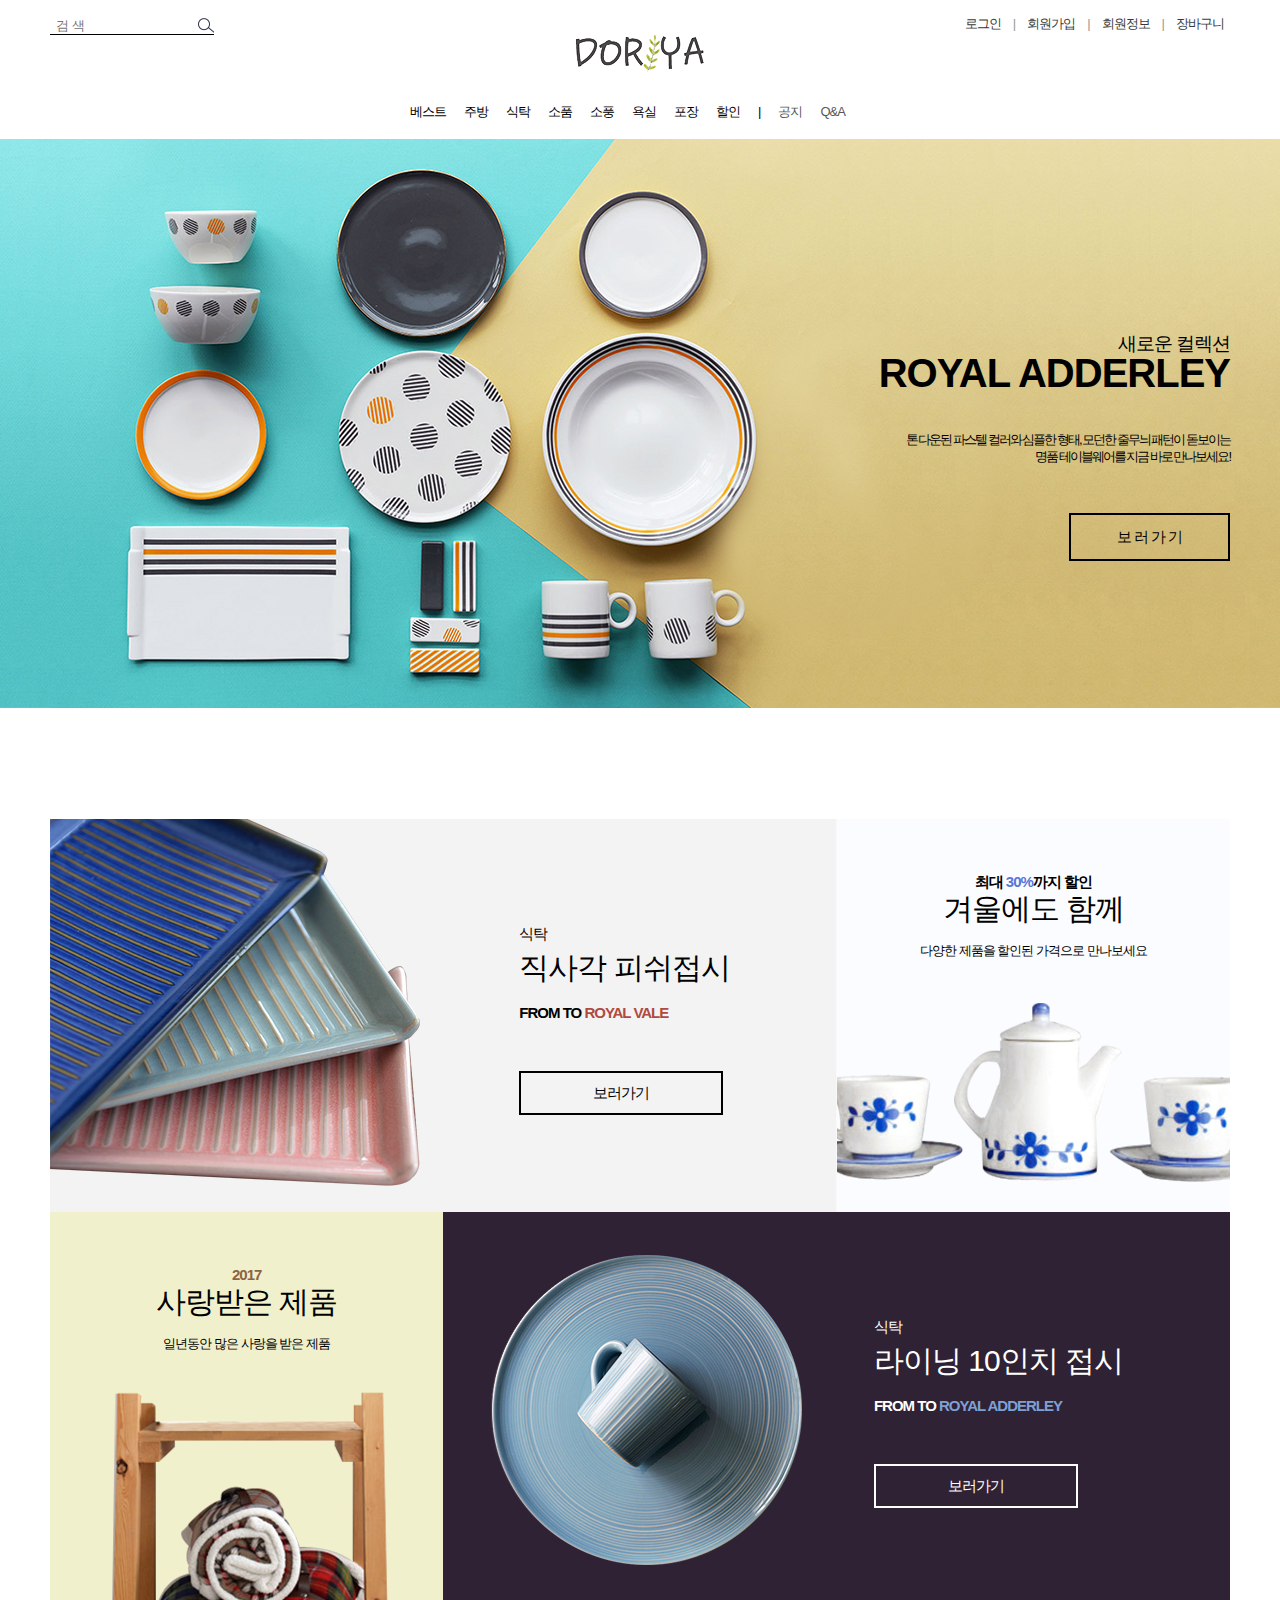
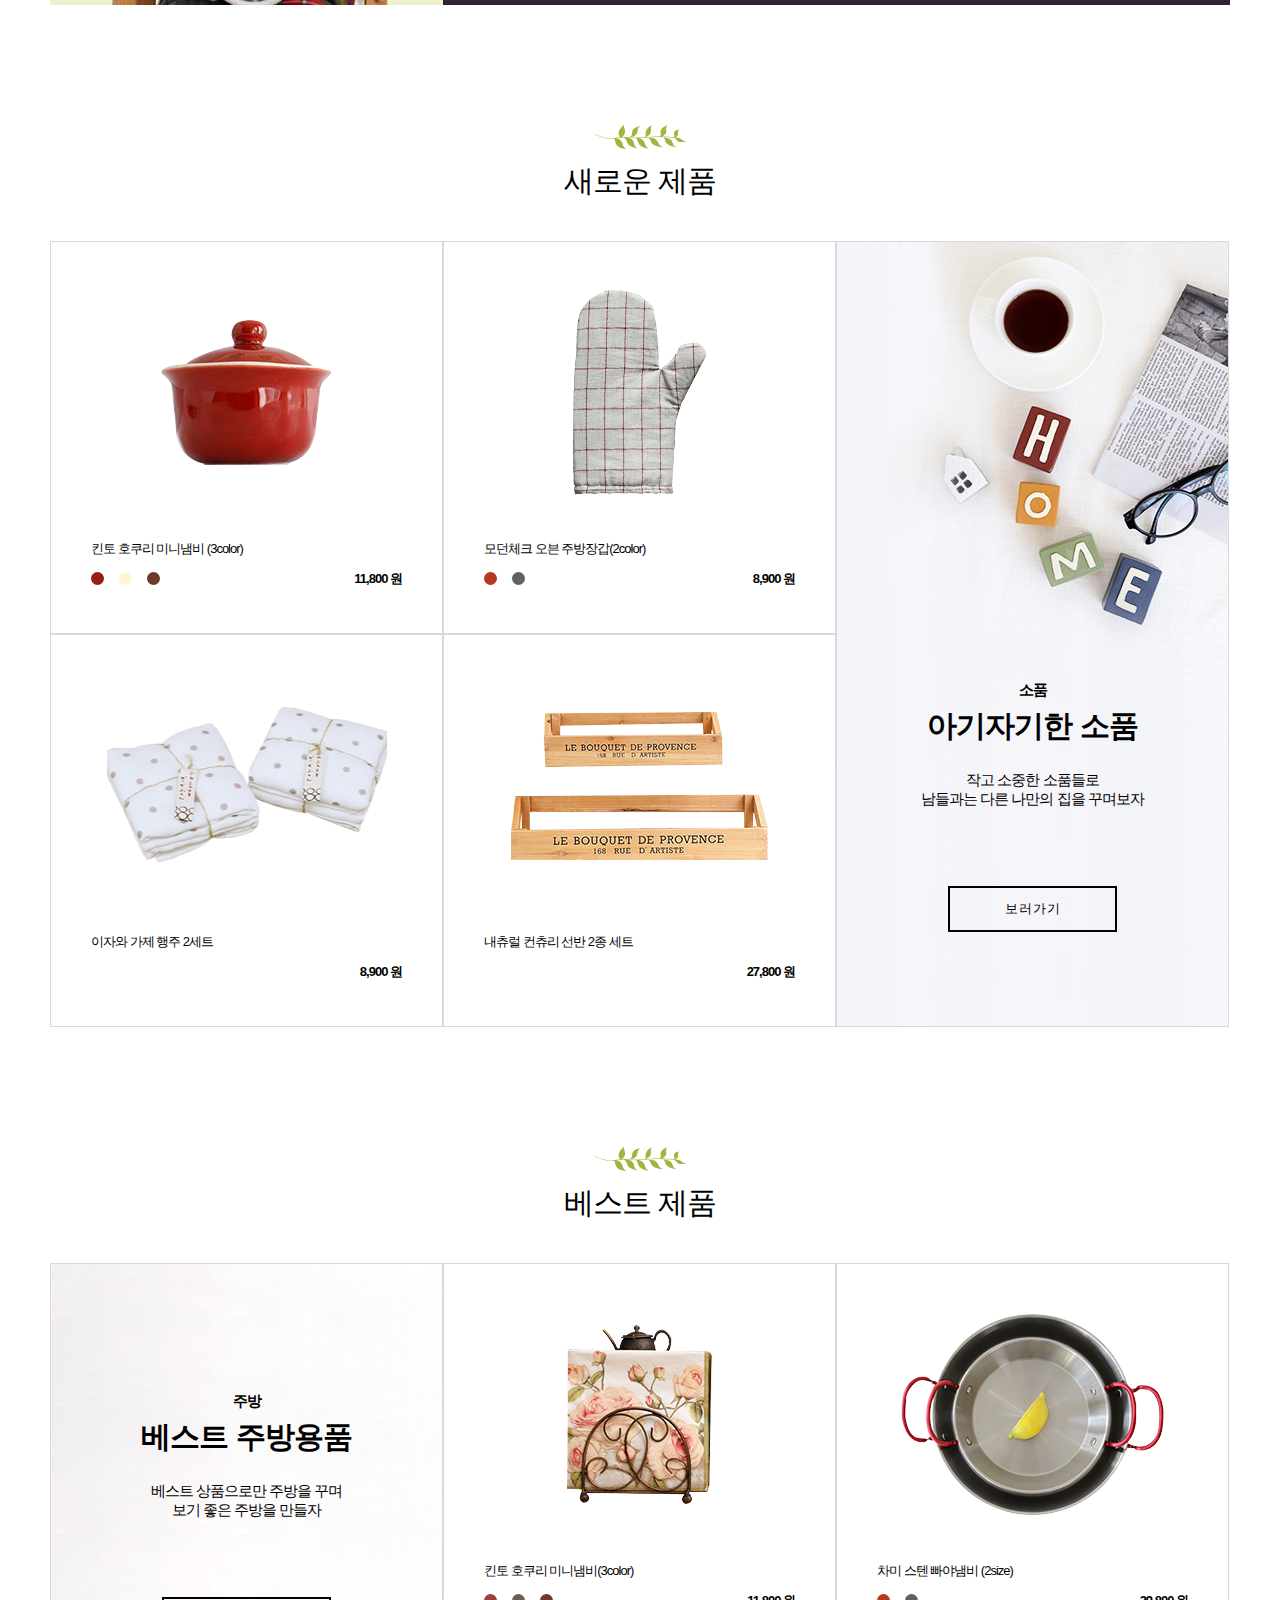
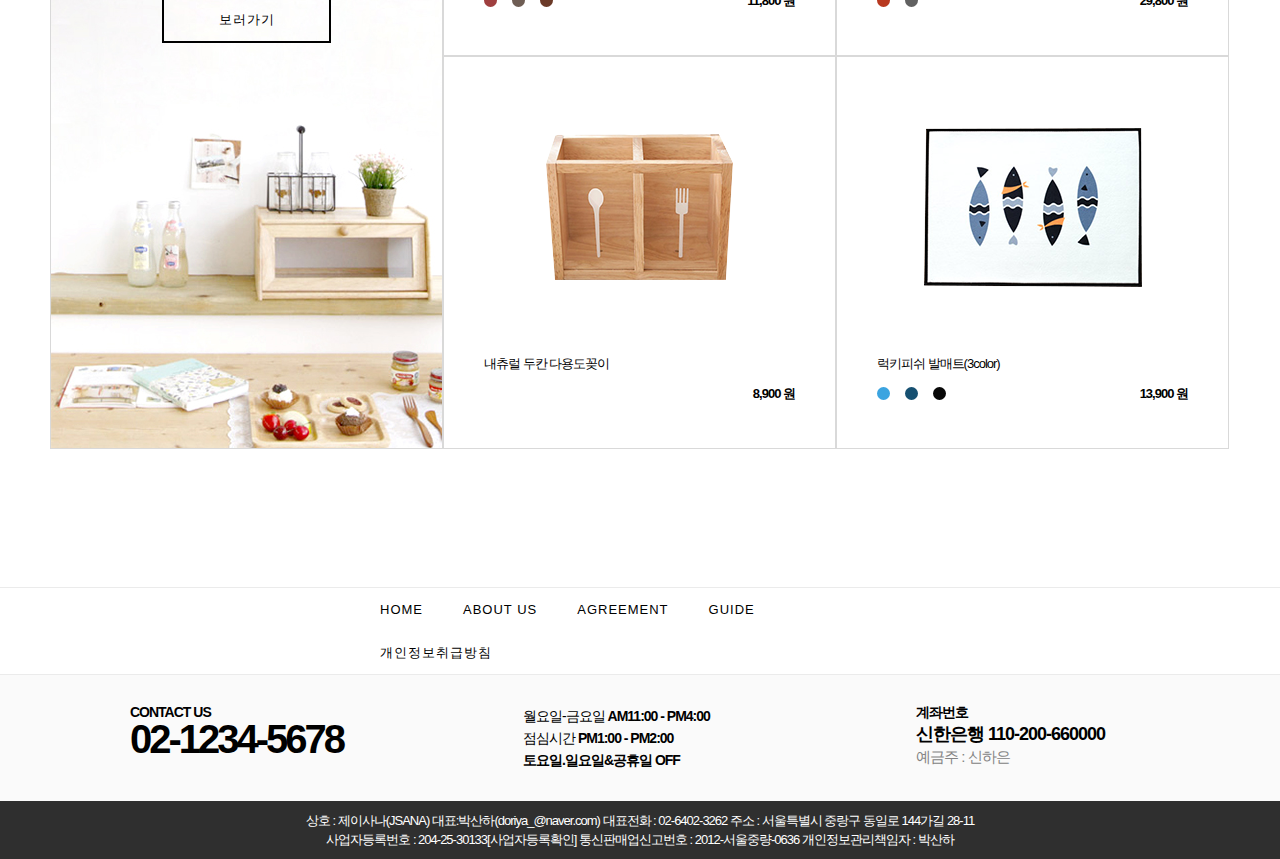
<file: file/Doriya/index.html>
<!DOCTYPE html>
<html lang="ko">
<head>
	<meta charset="utf-8">
	<meta name="viewport" content="width=device-width, initial-scale=1, minimum-scale=1, maximum-scale=1, user-scalable=no">
	<!-- 최신 IE 브라우저로 랜더링 출력 -->
	<meta http-equiv="X-UA-Compatible" content="IE=Edge">
	<title>DORIYA</title>

	<style>
		font-family: 'Nanum Gothic', sans-serif;
		@import url(http://fonts.googleapis.com/earlyaccess/nanumgothic.css);
	</style>
	<link rel="stylesheet" href="common/css/reset.v1.css">
	<link rel="stylesheet" href="common/css/style.css">
	<link rel="stylesheet" href="common/css/mediaqueries_iPro.css">
	<link rel="stylesheet" href="common/css/mediaqueries_ph.css">

	<script src="common/js/prefixfree.min.js"></script>
	<script src="common/js/jquery-3.2.1.min.js"></script>
	<script src="common/js/jquery-migrate-3.0.1.min.js"></script>
	<script src="common/js/index.js"></script>
</head>
<body>
	<div class="wrap">
	<header>
		<div>
			<!-- 검색박스 -->
			<form class="form-wrapper cf">
		        <input type="text" placeholder=" 검 색" required id="search">
		        <button type="submit" id="submit">Search</button>
		    </form>
			
			<!-- 로그인메뉴 -->
		    <ul id="login">
		    	<li><a href="#">로그인</a></li>
		    	<li>|</li>
		    	<li><a href="#">회원가입</a></li>
		    	<li>|</li>
		    	<li><a href="#">회원정보</a></li>
		    	<li>|</li>
		    	<li><a href="#">장바구니</a></li>
		    </ul>
		<nav>

				<div id="trigger">menu</div>
				<h1><a href="index.html">로고</a></h1>
				<ul id="gnb">
					<li id="close"><div>close</div></li>
					<li><a href="sub/sub1.html">베스트</a></li>
					<li><a href="sub/sub1.html">주방</a></li>
					<li><a href="sub/sub1.html">식탁</a></li>
					<li><a href="sub/sub1.html">소품</a></li>
					<li><a href="sub/sub1.html">소풍</a></li>
					<li><a href="sub/sub1.html">욕실</a></li>
					<li><a href="sub/sub1.html">포장</a></li>
					<li><a href="sub/sub1.html">할인</a></li>
					<li>|</li>
					<li><a href="sub/sub1.html">공지</a></li>
					<li><a href="sub/sub1.html">Q&A</a></li>
				</ul>
		</nav>
		</div>
	</header>
	<script>
		
		
	</script>
	
	<section id="main">
		<article>
			<div>
				<h2>새로운 컬렉션</h2>
				<h3>ROYAL ADDERLEY</h3>
				<p class="ma_txt">톤 다운된 파스텔 컬러와 심플한 형태, 모던한 줄무늬 패턴이 돋보이는<br>명품 테이블웨어를 지금 바로 만나보세요!</p>
				<p class="buy"><a href="#">보 러 가 기</a></p>
			</div>
		</article>
	</section>


	<div class="con-wrapper">
		<section id="promotion">
			<article class="pro-long pro-one">
				<div>
					<h2>식탁</h2>
					<h3>직사각 피쉬접시</h3>
					<p>FROM TO <span>ROYAL VALE</span></p>
					<div><a href="#">보러가기</a></div>
				</div>
			</article>
			<article class="pro-shot pro-two">
				<div>
					<p>최대 <span>30%</span>까지 할인</p>
					<h3>겨울에도 함께</h3>
					<h2>다양한 제품을 할인된 가격으로 만나보세요</h2>
				</div>
			</article>
			<article class="pro-shot pro-th">
				<div>
					<p>2017</p>
					<h3>사랑받은 제품</h3>
					<h2>일년동안 많은 사랑을 받은 제품</h2>
				</div>
			</article>
			<article class="pro-long pro-four">
				<div>
					<h2>식탁</h2>
					<h3>라이닝 10인치 접시</h3>
					<p>FROM TO <span>ROYAL ADDERLEY</span></p>
					<div><a href="#">보러가기</a></div>
				</div>
			</article>
		</section>

		<section id="new-gs" class="goods">
			<div>
				<p>문양</p>
				<h2>새로운 제품</h2>
			</div>
			
			<div class="new-wrap product1">
				<article>
					<div>
						<div>사진</div>
						<p>킨토 호쿠리 미니냄비 (3color)</p>
						<div class="color"><div></div><div></div><div></div></div>
						<span>11,800 원</span>
					</div>
				</article>
				<article>
					<div>
						<div>사진</div>
						<p>모던체크 오븐 주방장갑(2color)</p>
						<div class="color"><div></div><div></div></div>
						<span>8,900 원</span>
					</div>
				</article>
				<article>
					<div>
						<div>사진</div>
						<p>이자와 가제 행주 2세트</p>
						<div class="color"></div>
						<span>8,900 원</span>
					</div>
				</article>
				<article>
					<div>
						<div>사진</div>
						<p>내츄럴 컨츄리 선반 2종 세트</p>
						<div class="color"></div>
						<span>27,800 원</span>
					</div>
				</article>
			</div>
			<article class="new-long new-border">
				<div>
					<p>소품</p>
					<h3>아기자기한 소품</h3>
					<h2>작고 소중한 소품들로<br>남들과는 다른 나만의 집을 꾸며보자</h2>
					<div><a href="#">보러가기</a></div>
				</div>
			</article>
		</section>


		<section class="goods best-gs">
			<div>
				<p>문양</p>
				<h2>베스트 제품</h2>
			</div>

			<article class="new-long best-long">
				<div>
					<p>주방</p>
					<h3>베스트 주방용품</h3>
					<h2>베스트 상품으로만 주방을 꾸며<br>보기 좋은 주방을 만들자</h2>
					<div><a href="#">보러가기</a></div>
				</div>
			</article>
			<div class="new-wrap best-wrap product2">
				<article>
					<div>
						<div>사진</div>
						<p>킨토 호쿠리 미니냄비(3color)</p>
						<div class="color"><div></div><div></div><div></div></div>
						<span>11,800 원</span>
					</div>
				</article>
				<article>
					<div>
						<div>사진</div>
						<p>차미 스텐 빠야냄비 (2size)</p>
						<div class="color"><div></div><div></div></div>
						<span>29,800 원</span>
					</div>
				</article>
				<article>
					<div>
						<div>사진</div>
						<p>내츄럴 두칸 다용도꽂이</p>
						<div class="color"></div>
						<span>8,900 원</span>
					</div>
				</article>
				<article onClick="location.href='sub/sub1.html'">
					<div>
						<div>사진</div>
						<p>럭키피쉬 발매트(3color)</p>
						<div class="color"><div></div><div></div><div></div></div>
						<span>13,900 원</span>
					</div>
				</article>
				</div>
		</section>
	</div>
<script>
	$('#gnb>li').click(function(e){
		if(confirm("상세페이지로 이동하시겠습니까?") == true) {
		} else {
			return false;
 
		}
	});
</script>


	<footer>
		<div id="foot-mn">
			<ul>
				<li>HOME</li>
				<li>ABOUT US</li>
				<li>AGREEMENT</li>
				<li>GUIDE</li>
				<li>개인정보취급방침</li>
			</ul>
		</div>
		
		<article>
			<div id="number">
				<p>CONTACT US</p>
				<h6>02-1234-5678</h6>
			</div>
			<div id="weeks">
				<p>월요일-금요일 <span>AM11:00 - PM4:00</span></p>
				<p>점심시간 <span>PM1:00 - PM2:00</span></p>
				<p><span>토요일.일요일&공휴일 OFF</span></p>
			</div>
			<div id="acount">
				<p>계좌번호</p>
				<p>신한은행 110-200-660000</p>
				<p>예금주 : 신하은</p>
			</div>
		</article>

		<div>
			상호 : 제이사나(JSANA)  대표:박산하(doriya_@naver.com)  대표전화 : 02-6402-3262 주소 : 서울특별시 중랑구 동일로 144가길 28-11<br>
사업자등록번호 : 204-25-30133[사업자등록확인]  통신판매업신고번호 : 2012-서울중량-0636 개인정보관리책임자 : 박산하
		</div>
	</footer>
</div>
</body>
</html>
</file>
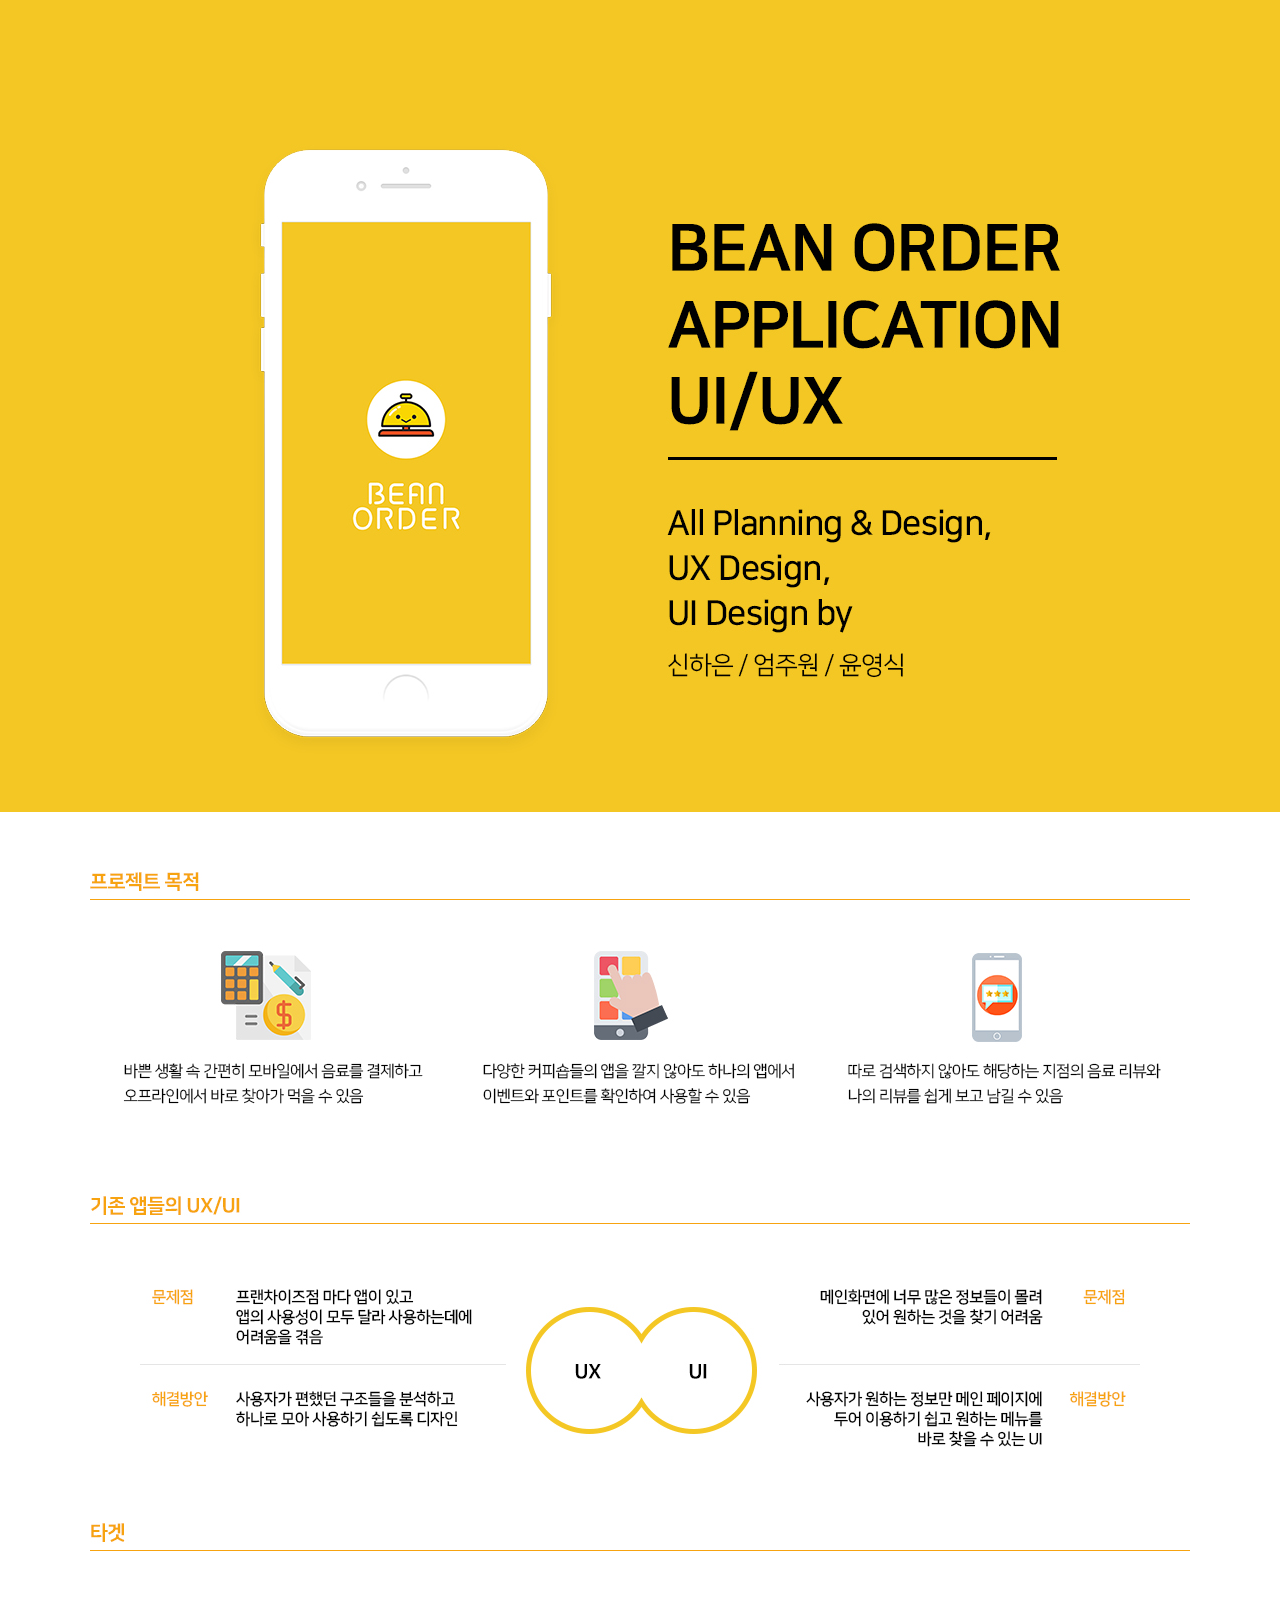
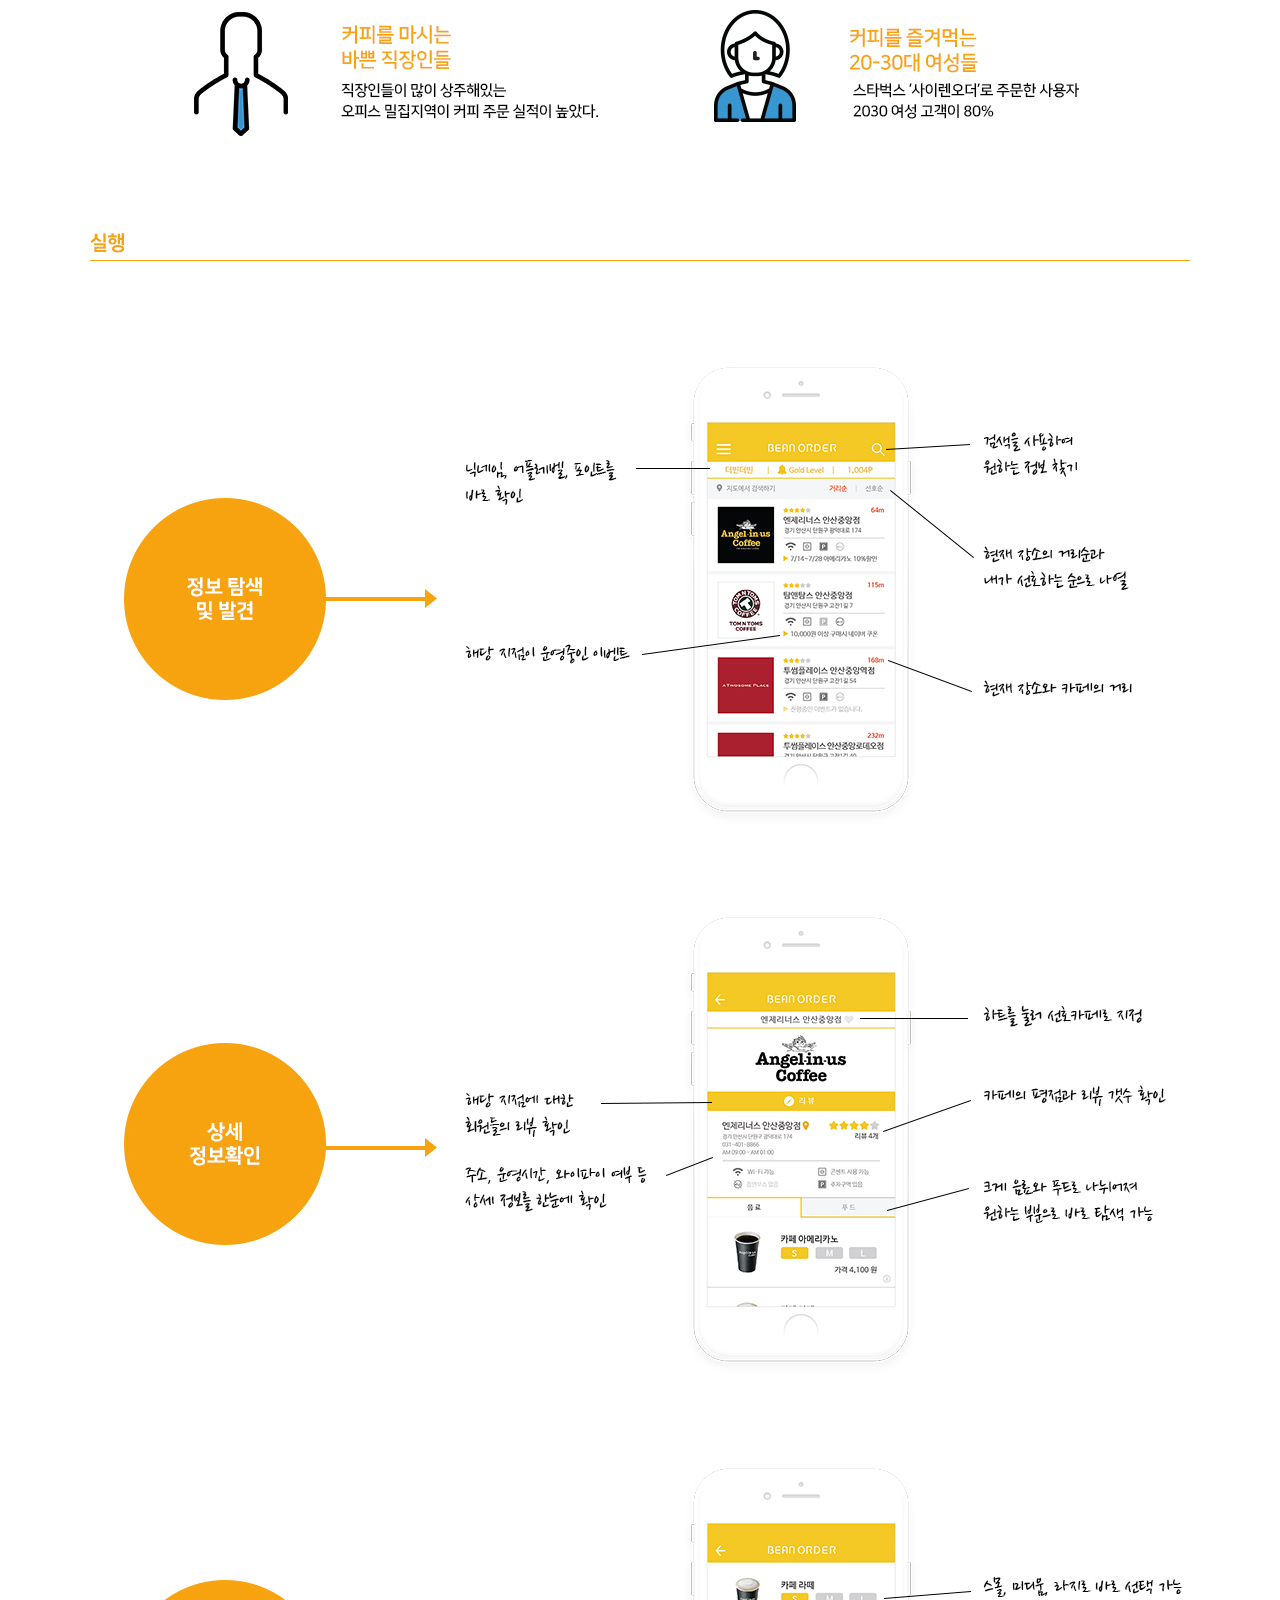
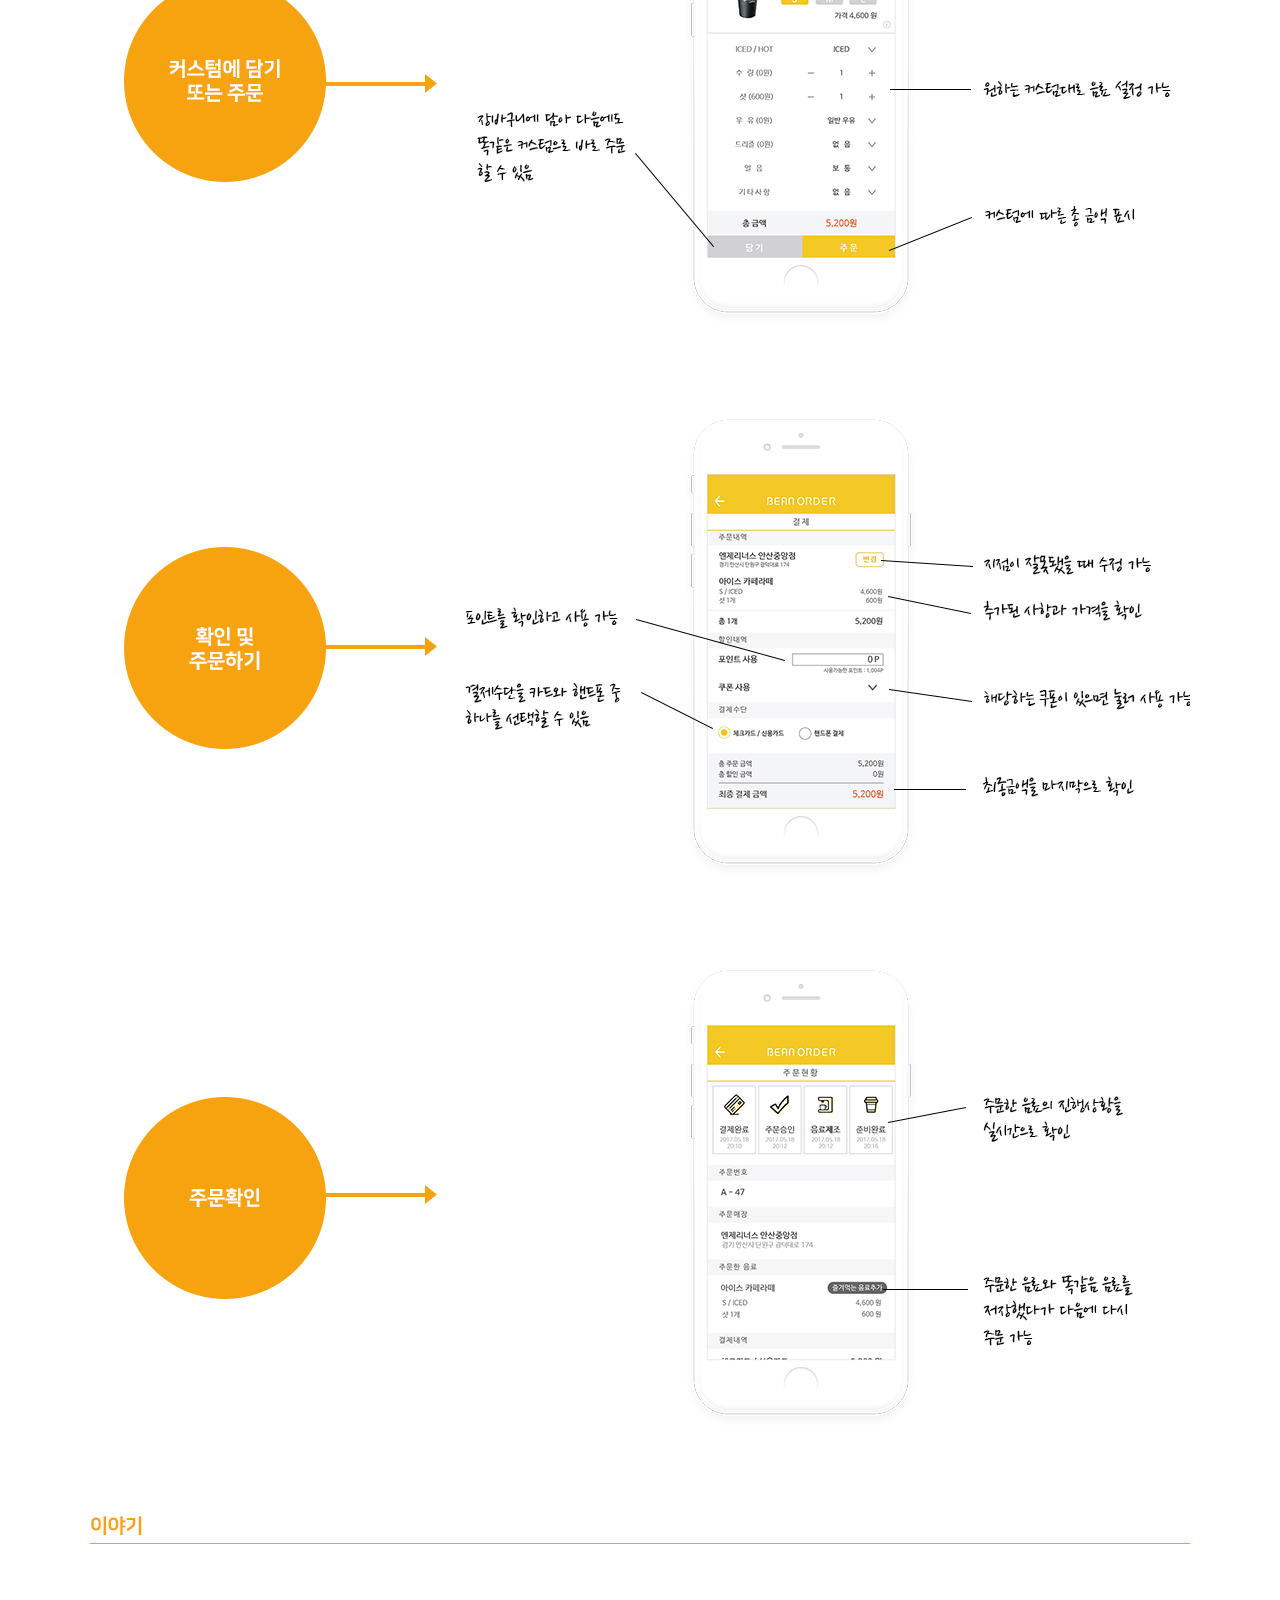
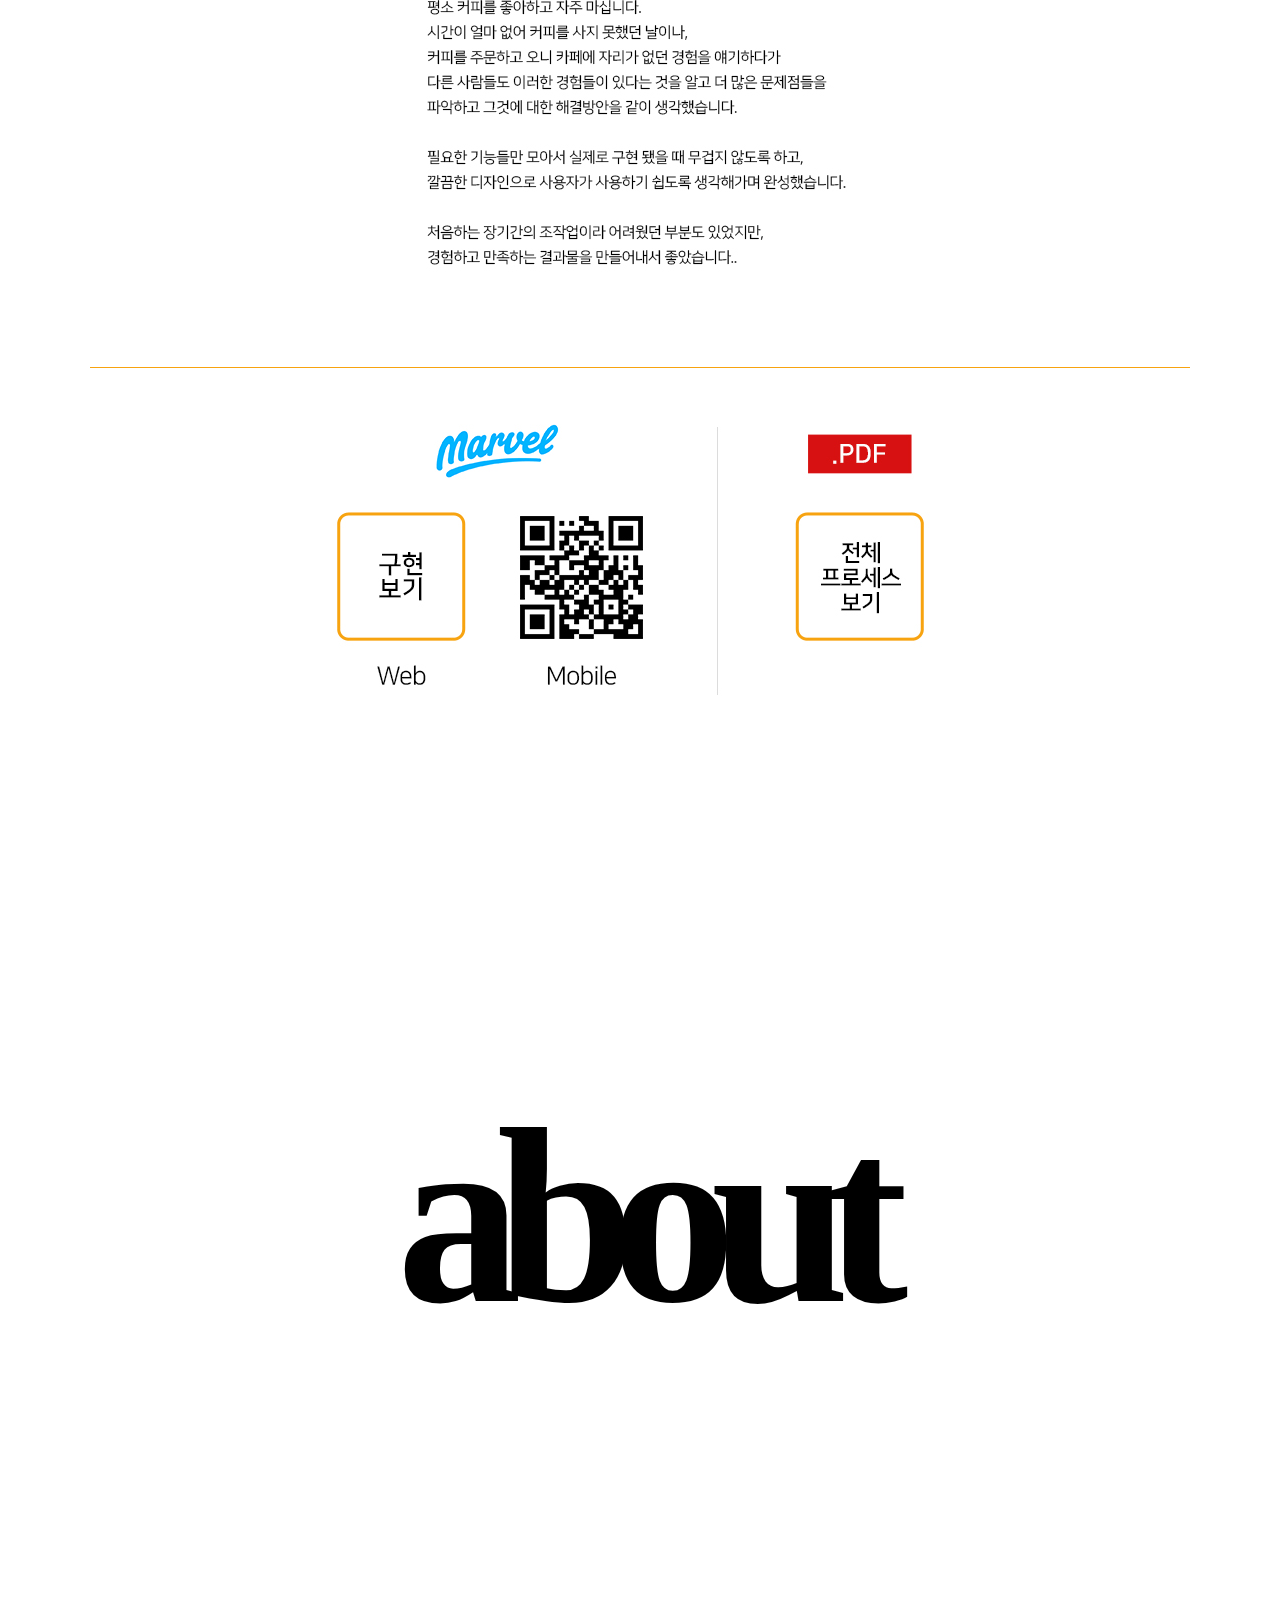
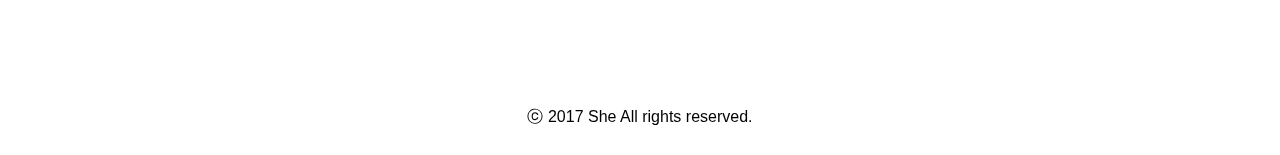
<file: sub/bean_order.html>
<!doctype html>
<html>
<head>
<meta charset="utf-8">
<!--뷰포트 -->
<meta name="viewport" content="width=device-width, initial-scale=1, minimum-scale=1, maximum-scale=1, user-scalable=no">
<title>SHE's</title>
<style>
/*font-family: 'PT Serif', serif;*/
@import url('https://fonts.googleapis.com/css?family=PT+Serif:400,400i,700,700i');
</style>
<link rel="stylesheet" href="../common/css/reset.v1.css">
<link rel="stylesheet" href="../common/css/style.css">
<link rel="stylesheet" href="../common/css/content.css">
<link rel="stylesheet" href="../common/css/mediaqueriesPc.css">
<link rel="stylesheet" href="../common/css/mediaqueries.css">
<link rel="stylesheet" href="../common/css/mediaqueriesiP.css">
<link rel="stylesheet" href="../common/css/mediaqueriesPh.css">
<style>
body {
	overflow-x:hidden;
	min-width:1100px;
}
  img {
    width:1100px;
    margin:0 auto;
    display:block;
    z-index: 1000;
    position: relative;
	
  }
  .img_color {
    height: 812px;
    width:100%;
    background-color: #f4c724;
    position: absolute;
    z-index: 10;
	
  }
  @media all and (max-width:1100px){
      img {
        width:100%;
      }
    }
</style>
<script src="../common/js/jquery-3.2.1.min.js"></script>
<script src="../common/js/jquery-migrate-3.0.1.min.js"></script>
<!-- 메뉴바 스크롤에 필요한 -->
<script src="../common/js/scroll.js"></script>
<script src="../common/js/jquery-ui.min.js"></script> <!-- 색깔바꾸는 -->
<script src="../common/js/index.js"></script>

</head>

<body>
<header class="outer page-header">
  <div class="container"> 
    <div id="trigger">menu</div>
    <h1><a href="../index.html">logo</a></h1>
    <nav class="pull-right">
      <div id="close">menu</div>
      <ul class="delist menu page-menu mn-lt">
        <li><a href="about.html">About</a></li>
        <li><a href="../index.html">Works</a></li>
       </ul>
    </nav>
    
  </div>
</header>

  <div class="img_color"></div>
  <img src="../common/images/content_beanorder.jpg" alt="bean order" usemap="#Map">
  <map name="Map">
    <area shape="rect" coords="250,5319,372,5438" href="https://marvelapp.com/4gj6i6i" target="_blank">
    <area shape="rect" coords="709,5315,832,5438" href="../file/Bean_order.pdf" target="_blank">
  </map>
  


  <footer>
    <span>
    <div id="about" onclick="location.href='about.html'">about</div>
      <p>ⓒ 2017 She All rights reserved.</p>
    </span>
  </footer>
</body>
</html>
</file>
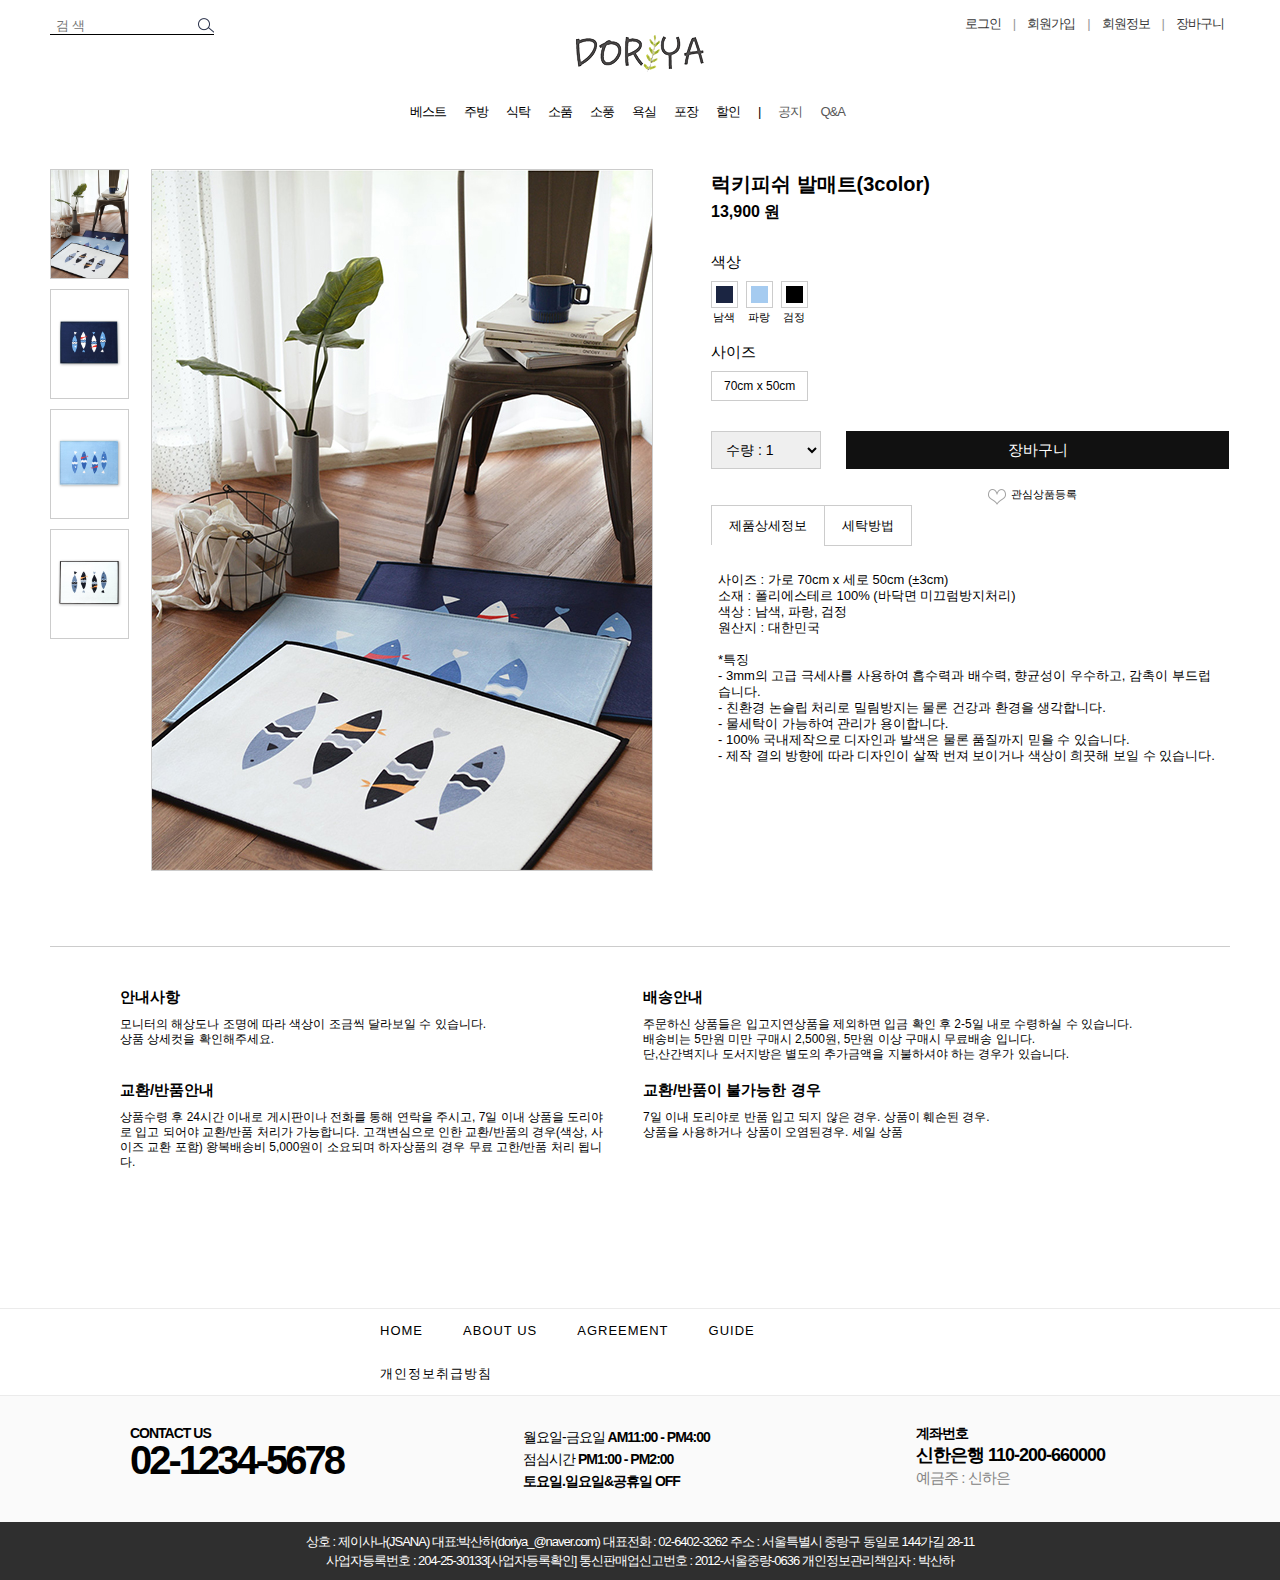
<file: file/Doriya/sub/sub1.html>
<!DOCTYPE html>
<html lang="ko">
<head>
	<meta charset="utf-8">
	<meta name="viewport" content="width=device-width, initial-scale=1, minimum-scale=1, maximum-scale=1, user-scalable=no">
	<!-- 최신 IE 브라우저로 랜더링 출력 -->
	<meta http-equiv="X-UA-Compatible" content="IE=Edge">
	<title>DORIYA</title>

	<style>
		font-family: 'Nanum Gothic', sans-serif;
		@import url(http://fonts.googleapis.com/earlyaccess/nanumgothic.css);
		

	</style>
	<link rel="stylesheet" href="../common/css/reset.v1.css">
	<link rel="stylesheet" href="../common/css/basic.css">
	<link rel="stylesheet" href="../common/css/sub1.css">
	<link rel="stylesheet" href="../common/css/sub1_mediaqueries.css">

	<script src="../common/js/prefixfree.min.js"></script>
	<script src="../common/js/jquery-3.2.1.min.js"></script>
	<script src="../common/js/jquery-migrate-3.0.1.min.js"></script>
	<script src="../common/js/index.js"></script>
</head>
<body>
<div class="wrap">
	<header>
		<div>
			<!-- 검색박스 -->
			<form class="form-wrapper cf">
		        <input type="text" placeholder=" 검 색" required id="search">
		        <button type="submit" id="submit">Search</button>
		    </form>
			
			<!-- 로그인메뉴 -->
		    <ul id="login">
		    	<li><a href="#">로그인</a></li>
		    	<li>|</li>
		    	<li><a href="#">회원가입</a></li>
		    	<li>|</li>
		    	<li><a href="#">회원정보</a></li>
		    	<li>|</li>
		    	<li><a href="#">장바구니</a></li>
		    </ul>
		<nav>
				<div id="trigger">menu</div>
				<h1><a href="../index.html">로고</a></h1>
				<ul id="gnb">
					<li id="close"><div>close</div></li>
					<li><a href="#">베스트</a></li>
					<li><a href="#">주방</a></li>
					<li><a href="#">식탁</a></li>
					<li><a href="#">소품</a></li>
					<li><a href="#">소풍</a></li>
					<li><a href="#">욕실</a></li>
					<li><a href="#">포장</a></li>
					<li><a href="#">할인</a></li>
					<li>|</li>
					<li><a href="#">공지</a></li>
					<li><a href="#">Q&A</a></li>
				</ul>
		</nav>
		</div>
	</header>
	<!-- ****************************************************** -->
<div class="subwrap">

	<section class="gallery">
		<ul class="smImg">
			<li><img src="../common/images/sub_big_01.jpg" alt="mat발매트"></li>
			<li><img src="../common/images/sub_big_02.jpg" alt="mat발매트남색"></li>
			<li><img src="../common/images/sub_big_03.jpg" alt="mat발매트파랑"></li>
			<li><img src="../common/images/sub_big_04.jpg" alt="mat발매트검정"></li>
		</ul>
		<div class="mainImg">
			<img src="../common/images/sub_big_01.jpg" alt="mat발매트">
		</div>
	</section>

	<script>
			var btn = $('.smImg>li>img');

			btn.click(function(){
				i = $(this).attr('src');//클릭한 img의 src 속성을 변수에 저장
				$('.mainImg>img').attr('src', i);//div 박스의 메인 이미지의 경로 속성 변경
			});
	</script>
	<!-- ****************************************************** -->
	<section class="info">
		<article class="baseIf">
			<h2>럭키피쉬 발매트(3color)</h2>
			<h3>13,900 원</h3>

			<h4>색상</h4>
			<div class="clwrap">
				<div class="colorOne">
					<div><div></div></div>
					<p>남색</p>
				</div>
				<div class="colorTwo">
					<div><div></div></div>
					<p>파랑</p>
				</div>
				<div class="colorThree">
					<div><div></div></div>
					<p>검정</p>
				</div>
			</div>
			<script>
				//색상을 클릭하면 해당 색상이미지가 보여라
				$('.clwrap > div').eq(0).click(function(){
					$('.smImg>li>img').eq(1).click();
				});
				$('.clwrap > div').eq(1).click(function(){
					$('.smImg>li>img').eq(2).click();
				});
				$('.clwrap > div').eq(2).click(function(){
					$('.smImg>li>img').eq(3).click();
				});

				$('.clwrap>div>div').click(function(){
					$('.clwrap>div>div').removeClass('on');
					$(this).addClass('on');
					//나머지 박스들은 하얀색이 돼라
				});

/*스크립트*******************************************************************************/
			</script>

			<h4>사이즈</h4>
			<div class="sizeBox">70cm x 50cm</div>
			<script>
				$('.sizeBox').click(function(){
					$(this).toggleClass('gray');
					$(this).toggleClass('white');
				});
			</script>
			
			<div class="cartwrap">
				<select class="quantity">
					<option>수량 : 1</option>
					<option>수량 : 2</option>
					<option>수량 : 3</option>
					<option>수량 : 4</option>
					<option>수량 : 5</option>
					<option>수량 : 6</option>
					<option>수량 : 7</option>
					<option>수량 : 8</option>
					<option>수량 : 9</option>
					<option>수량 : 10</option>
				</select>
				
				<div id="cart">
					<div class="cart">장바구니</div>
					<div class="wish"><div>하트</div><p>관심상품등록</p></div>
				</div>
			</div>
			<script>
				$('.wish').click(function(){
					$('.wish>div').toggleClass('click');
					$('.wish>div').toggleClass('noclick');
				});
			</script>
<!-- 스크립트***************************************************************************** -->			
		</article>
		<article class="detailIf">
			<div class="tabMenu">
				<ul class="btnG">
					<li>제품상세정보</li>
					<li>세탁방법</li>
				</ul>
				<ul class="subG">
					<li class="s1">
					사이즈 : 가로 70cm x 세로 50cm (±3cm)<br>
					소재 : 폴리에스테르 100% (바닥면 미끄럼방지처리)<br>
					색상 : 남색, 파랑, 검정<br>
					원산지 : 대한민국<br>
					<br>
					*특징<br>
					- 3mm의 고급 극세사를 사용하여 흡수력과 배수력, 향균성이 우수하고, 감촉이 부드럽습니다.<br>
					- 친환경 논슬립 처리로 밀림방지는 물론 건강과 환경을 생각합니다.<br>
					- 물세탁이 가능하여 관리가 용이합니다.<br>
					- 100% 국내제작으로 디자인과 발색은 물론 품질까지 믿을 수 있습니다.<br>
					- 제작 결의 방향에 따라 디자인이 살짝 번져 보이거나 색상이 희끗해 보일 수 있습니다.<br>
					 </li>
					<li class="s2">
					- 30도 이하의 찬물에 중성세제를 사용하세요.<br>
					- 손세탁 또는 울코스로 세탁하세요.<br>
					- 탈수는 약하게 단시간내 하고, 그늘에 뉘어서 건조하세요.<br>
					- 열에 약함으로 세탁기의 건조기능이나 드라이기, 다리미를 사용하지 마세요.<br>
					- 불이 옮겨 붙을 수 있음으로 화기를 멀리하세요.<br>
					- 물에 오랫동안 담그지 마세요.<br>
					- 드라이크리닝과 염소표백을 하지마세요.<br>
					</li>
				</ul>
			</div>
		</article>
	</section>
	<script>
	$('.btnG > li').click(function(){
		var i = $(this).index();//클릭한 메뉴 li의 인덱스 번호를 변수로 저장
		$('.subG > li').hide();//모든 서브 박스 숨김
		$('.subG > li').eq(i).show();//서브 박스들 중, 변수에 저장된 값의 순서에 있는 박스만 보임
		$('.btnG > li').eq(i).css({"border-bottom":"none"});
		$('.btnG > li').eq(i).siblings().css({"border-bottom":"1px solid #cccccc"});
	});
	</script>



	<section class="deliver">
		<article>
			<h2>안내사항</h2>
			<p>모니터의 해상도나 조명에 따라 색상이 조금씩 달라보일 수 있습니다.<br>
상품 상세컷을 확인해주세요.</p>
		</article>
		<article>
			<h2>배송안내</h2>
			<p>주문하신 상품들은 입고지연상품을 제외하면 입금 확인 후 2-5일 내로 수령하실 수 있습니다.<br>
배송비는 5만원 미만 구매시 2,500원, 5만원 이상 구매시 무료배송 입니다.<br>
단,산간벽지나 도서지방은 별도의 추가금액을 지불하셔야 하는 경우가 있습니다.</p>
		</article>
		<article>
			<h2>교환/반품안내</h2>
			<p>상품수령 후 24시간 이내로 게시판이나 전화를 통해 연락을 주시고, 7일 이내 상품을 도리야로 입고
되어야 교환/반품 처리가 가능합니다. 고객변심으로 인한 교환/반품의 경우(색상, 사이즈 교환 포함)
왕복배송비 5,000원이 소요되며 하자상품의 경우 무료 고한/반품 처리 됩니다.</p>
		</article>
		<article>
			<h2>교환/반품이 불가능한 경우</h2>
			<p>7일 이내 도리야로 반품 입고 되지 않은 경우. 상품이 훼손된 경우.<br>
상품을 사용하거나 상품이 오염된경우. 세일 상품 </p>
		</article>
	</section>
</div>
	<!-- ****************************************************** -->
	<footer>
		<div id="foot-mn">
			<ul>
				<li>HOME</li>
				<li>ABOUT US</li>
				<li>AGREEMENT</li>
				<li>GUIDE</li>
				<li>개인정보취급방침</li>
			</ul>
		</div>
		
		<article>
			<div id="number">
				<p>CONTACT US</p>
				<h6>02-1234-5678</h6>
			</div>
			<div id="weeks">
				<p>월요일-금요일 <span>AM11:00 - PM4:00</span></p>
				<p>점심시간 <span>PM1:00 - PM2:00</span></p>
				<p><span>토요일.일요일&공휴일 OFF</span></p>
			</div>
			<div id="acount">
				<p>계좌번호</p>
				<p>신한은행 110-200-660000</p>
				<p>예금주 : 신하은</p>
			</div>
		</article>

		<div>
			상호 : 제이사나(JSANA)  대표:박산하(doriya_@naver.com)  대표전화 : 02-6402-3262 주소 : 서울특별시 중랑구 동일로 144가길 28-11<br>
사업자등록번호 : 204-25-30133[사업자등록확인]  통신판매업신고번호 : 2012-서울중량-0636 개인정보관리책임자 : 박산하
		</div>
	</footer>
</div>
</body>
</html>
</file>
<file: file/Doriya/common/css/style.css>
@charset "utf-8";
body {
	font-size: 13px;
	font-family: 'Nanum Gothic', sans-serif;
	letter-spacing: -1px;
}
a {
	color:#000;
}
.wrap {
	overflow: hidden;
}
header {
	width:100%;
}
header > div {
	width:1180px;
	margin:0 auto;
	padding-top: 17px;

}
/*검색박스*/
#submit {
	display: none;
}
.form-wrapper {
	height: 16px;
	width:158px;
	float: left;
}
.cf > input {
	border:none;
	border-bottom: 1px solid #000;
	cursor: pointer;
	width:130px;
	background:url(../images/search.png) no-repeat;
	background-position:right;
}
.cf > input:focus {
	cursor:inherit;
}
.cf > button {
	background: url(../images/btn.png) no-repeat;
	border:none;
	width:17px;
	height: 16px;
	text-indent: -9999px;
	cursor: pointer;
}
.cf > button:active {
	outline: none;
	background-position: -18px 0;
	border:none;
}
#search {
	width:160px;
}

/*로그인메뉴*/
#login {
	float: right;
}
#login > li {
	float: left;
	margin: 0 6px;
	color:#979797;
}
#login > li > a {
	color:#383838;
}
#login > li > a:hover {
	color:#979797;
}

/*로고*/
h1 {
	background: url(../images/logo.png) no-repeat;
	width:133px;
	height: 40px;
	margin:0 auto;
	text-indent: -9999px;
	margin-top: 16px;
}
h1 > a {
	display: block;
	width:100%;
	height: 100%;
}

/*메뉴바 nav*/
#trigger,#close {
	display: none;
}
#gnb {
	margin:0 auto;
	width:478px;
	overflow: hidden;
}
#gnb > li {
	float: left;
	margin: 32px 9px 21px 9px;
}
#gnb > li > a:hover {
	padding-bottom: 5px;
	border-bottom: 2px solid #9CE02B;
	transition-duration: 0.3s;
}
#gnb > li:nth-of-type(11) > a,#gnb > li:nth-of-type(12) > a {
	color:#585858;
}
#gnb > li:nth-of-type(11) > a:hover,#gnb > li:nth-of-type(12) > a:hover {
	border-bottom: 2px solid #F59118;
}

#main {
	overflow: hidden;
	background: url(../images/main_bg.jpg) no-repeat;
	background-position:center;
}
#main > article {
	background: url(../images/main_center.jpg) no-repeat;
	height:569px;
	margin:0 auto;
	width:1180px;
}


/*메인글*/
#main>article>div {
	margin-top:195px;
	float: right;
	width:40%;
}
#main h2,#main h3,#main p {
	text-align: right;
}

#main h2 {
	font-size: 19px;
	letter-spacing: -1px;
}
#main h3 {
	font-size: 40px;
	font-weight: bold;
	margin-bottom: 38px;
}
.ma_txt {
	letter-spacing: -2px;
	line-height: 17px;
}
#main .buy {
	width:157px;
	height: 44px;
	font-size: 15px;
	border:2px solid #000;
	text-align: center;
	line-height: 44px;
	float: right;
	margin-top: 48px;
}
#main .buy > a {
	display: block;
	width:100%;
	height: 100%;
}

/*프로모션*/
.con-wrapper {
	width:1180px;
	margin:0 auto;
}

/*pro.one*/
#promotion { 
	width:100%;
	margin-top: 111px;
	overflow: hidden;
}
#promotion > article {
	height: 393px;
	float: left;
}
#promotion > .pro-long {
	width:66.66666%;
}

#promotion > .pro-shot {
	width:33.33333%; 
	text-align: center;
	cursor: pointer;
}
#promotion > article {
	background-position: center;
}
.pro-one {
	background:url(../images/pro_01.jpg) no-repeat;
}
.pro-four {
	background:url(../images/pro_02.jpg) no-repeat;
	color:#fff;
}
.pro-four a {
	color:#fff;
}
.pro-long > div:first-child {
	float: right;
	margin-right: 107px;
}
.pro-long h2 {
	margin-top: 107px;
	font-size: 15px;
}
.pro-long h3 {
	font-size: 30px;
	margin:12px 0 22px;
}
.pro-long p {
	font-size: 15px;
	font-weight: bold;
	margin-bottom: 51px;
}
.pro-long p > span {
	color:#af4a41;
}
.pro-four p > span {
	color:#7ea0d4;
}
.pro-long div > div:last-child {
	font-size: 15px;
	border:2px solid #000;
	width:200px;
	height: 40px;
	text-align: center;
	line-height: 40px;
}
.pro-long div > div:last-child > a {
	display: block;
	width:100%;
	height: 100%;
}
.pro-four div > div:last-child {
	border:2px solid #fff;

}


/*pro-shot*/
#promotion > .pro-two {
	background:url(../images/prosm_01.jpg) no-repeat;
	background-position: center;
}
#promotion > .pro-th {
	background:url(../images/prosm_02.jpg) no-repeat;
	background-position: center;
}
.pro-two > div,.pro-th > div {
	margin-top:55px;
}
.pro-two p,.pro-th p{
	font-size: 15px;
	font-weight:bold;
}
.pro-two p>span {
	color:#5976d6;
}
.pro-th p {
	color:#8c6443;
}
.pro-two h3,.pro-th h3 {
	font-size: 30px;
	margin: 5px 0 20px;
}



/*새로운제품*/
#new-gs {
	overflow: hidden;
}
/*제목*/
.goods {
	overflow: hidden;
}
.goods > div:nth-of-type(1) {
	text-align: center;
	margin-top: 120px;
	margin-bottom: 25px;
}
.goods > div:nth-of-type(1) > p{
	background: url(../images/title.png) no-repeat;
	width:91px;
	height: 24px;
	margin:0 auto;
	text-indent: -9999px;
}
.goods > div:nth-of-type(1) > h2 {
	font-size: 30px;
	height: 50px;
	margin-top: 17px;
	cursor: pointer;
}

/*내용*/
.new-wrap {
	width:786px;
	display: block;
	float: left;

}
.new-wrap > article {
	width:393px;
	height: 393px;
	float: left;
	border:1px solid #d9d9d9;
	box-sizing: border-box;

}
.new-wrap > article > div {
	margin:0 40px 20px 40px;
	cursor: pointer;
}
.new-wrap > article > div > div:nth-of-type(1) {
	background-repeat: no-repeat;
	background-position: center;
	height:300px;
	text-indent: -9999px;
	margin:0 auto;
	width:280px;
}
.new-wrap > article:nth-of-type(1) > div > div:nth-of-type(1) { /*사진*/
	background-image: url(../images/goods_01.png);
	
}
.new-wrap > article:nth-of-type(2) > div > div:nth-of-type(1) { /*사진*/
	background-image: url(../images/goods_02.png);
	
}
.new-wrap > article:nth-of-type(3) > div > div:nth-of-type(1) { /*사진*/
	background-image: url(../images/goods_03.png);
	
}
.new-wrap > article:nth-of-type(4) > div > div:nth-of-type(1) { /*사진*/
	background-image: url(../images/goods_04.png);
	
}
.best-wrap > article:nth-of-type(1) > div > div:nth-of-type(1) { /*사진*/
	background-image: url(../images/goods_05.png);
	
}
.best-wrap > article:nth-of-type(2) > div > div:nth-of-type(1) { /*사진*/
	background-image: url(../images/goods_06.png);
	
}
.best-wrap > article:nth-of-type(3) > div > div:nth-of-type(1) { /*사진*/
	background-image: url(../images/goods_07.png);
	
}
.best-wrap > article:nth-of-type(4) > div > div:nth-of-type(1) { /*사진*/
	background-image: url(../images/goods_08.png);
	
}
.new-wrap > article > div > p { /*제품명*/
	margin-bottom: 17px;
}

.new-wrap > article > div > .color > div {
	float: left;
	width:13px;
	height: 13px;
	border-radius: 50%;
	margin-right: 15px;
}
.new-wrap > article:nth-of-type(1) > div > .color > div:nth-of-type(1) {
	background-color: #981d15;
}
.new-wrap > article:nth-of-type(1) > div > .color > div:nth-of-type(2) {
	background-color: #fff5d4
}
.new-wrap > article:nth-of-type(1) > div > .color > div:nth-of-type(3) {
	background-color: #6b3a28;
}
.new-wrap > article:nth-of-type(2) > div > .color > div:nth-of-type(1) {
	background-color: #b83920;
}
.new-wrap > article:nth-of-type(2) > div > .color > div:nth-of-type(2) {
	background-color: #616161;
}

.best-wrap > article:nth-of-type(1) > div > .color > div:nth-of-type(1) {
	background-color: #9f3f3f;
}
.best-wrap > article:nth-of-type(1) > div > .color > div:nth-of-type(2) {
	background-color: #6e5d54;
}
.best-wrap > article:nth-of-type(2) > div > .color > div:nth-of-type(1) {
	background-color: #b83920;
}
.best-wrap > article:nth-of-type(4) > div > .color > div:nth-of-type(1) {
	background-color: #3ba4e0;
}
.best-wrap > article:nth-of-type(4) > div > .color > div:nth-of-type(2) {
	background-color: #165071;
}
.best-wrap > article:nth-of-type(4) > div > .color > div:nth-of-type(3) {
	background-color: #080808;
}
.new-wrap > article > div > span { /*가격*/
	font-weight: bold;
	float: right;
}

/*긴이미지*/
.new-long {
	border:1px solid #d9d9d9;
	box-sizing: border-box;
	width:393px;
	height: 786px;
	float: left;
	background:url(../images/goodslong_01.jpg) no-repeat;
	text-align: center;
}
.best-long {
	background:url(../images/goodslong_02.jpg) no-repeat;
}

.new-long > div > p{
	font-weight: bold;
	font-size: 15px;
	margin-top:440px;
}
.best-long > div > p {
	margin-top:129px;
}
.new-long > div > h3 {
	font-size: 30px;
	margin-top: 14px;
	margin-bottom: 29px;
	font-weight: bold;
}
.new-long > div > h2 {
	font-size: 15px;
	line-height: 19px;
}
.new-long > div > div {
	letter-spacing: 1px;
	border:2px solid #000;
	width:165px;
	height: 42px;
	line-height: 42px;
	margin:78px auto 0;
}
.new-long > div > div > a {
	width:100%;
	height: 100%;
	display: block;
}


footer {
 width:100%;
 margin-top: 138px;
 background-color: #fafafa;
 overflow: hidden;
}
#foot-mn {
	border-top: 1px solid #ebebeb;
	border-bottom: 1px solid #ebebeb;
	overflow: hidden;
	background-color:#fff;
}
#foot-mn > ul {
	width:560px;
	margin:0 auto;
}
#foot-mn > ul > li {
	letter-spacing: 1px;
	float: left;
	margin:15px 20px;
	text-align: center;
}
#foot-mn > ul > li:hover {
	cursor: pointer;
	color:#585858;
}


footer > article {
	display: block;
	width:1180px;
	margin:10px auto;
	overflow: hidden;
	
}
footer > article > div {
	float: left;
	width:393px;
	padding:20px 80px;
	box-sizing: border-box;
}
footer > article > div > h6 {
	font-size: 40px;
	font-weight: bold;
	letter-spacing: -3px;
}
footer > article > div > p {
	font-size: 14px;
}
#number > p {
	font-weight: bold;
}
#weeks > p{
	line-height: 22px;
}
#weeks > p > span {
	font-weight: bold;
}
#acount > p:nth-of-type(1) {
	font-weight: bold;
}
#acount > p:nth-of-type(2) {
	font-size: 18px;
	font-weight: bold;
	line-height: 30px;
}
#acount > p:nth-of-type(3) {
	font-size: 15px;
	color:#838383;
} 

footer>div:last-child {
	height: 58px;
	background-color: #2f2f2f;
	color:#fff;
	text-align: center;
	line-height: 19px;
	padding-top: 10px;
	box-sizing: border-box;
}
</file>
<file: file/Doriya/common/css/mediaqueries_iPro.css>
@media all and (max-width:1199px) {
header > div {
	width:98%;
}

/*메인이미지*/
#main {
	background-image: none;
	margin-top:10px;
}
#main > article {
	width:100%;
	background-size: cover;
	height: 569px;
}
#main > article > div {
	margin-right: 5%;
}

/*프로모션*/
.con-wrapper {
	width:98%;
}
.pro-long > div:first-child {
	margin-right: 6%;
}

/*새로운제품*/
.new-wrap {
	width:66.6666%;
}
.new-wrap > article {
	width:50%;
	height: 333.3333px;
}
.new-wrap > article > div {
	margin:0 20px 10px 20px;
}
.new-wrap > article > div > div:nth-of-type(1) {
	background-size: 50%;
	height: 270px;
	width:100%;
}
.new-wrap > article:nth-of-type(3) > div > div:nth-of-type(1),.new-wrap > article:nth-of-type(4) > div > div:nth-of-type(1) { /*사진*/
	background-size: 80%;
}
.product1 > article:nth-of-type(1),.product1 > article:nth-of-type(2) {
	border-right:none;
	border-bottom: none;
}
.product1 > article:nth-of-type(3),.product1 > article:nth-of-type(4) {
	border-right:none;
}


.product2 > article:nth-of-type(1),.product2 > article:nth-of-type(2) {
	border-left:none;
	border-bottom: none;
}
.product2 > article:nth-of-type(3),.product2 > article:nth-of-type(4) {
	border-left:none;
}


/*긴이미지*/
.new-long {
	border:1px solid #d9d9d9;
	box-sizing: border-box;
	width:33.3333%;
	height: 666.6666px;

}
.new-long > div > p{
	margin-top:350px;
}
.best-long > div > p {
	margin-top:80px;
}


/*푸터*/
#number,#weeks,#acount {
	padding: 0;
}
#acount > p,#weeks > p,#number > p {
	line-height: 20px;
}
footer > article {
	width:98%;
	padding:5px 8%;
}
footer > article > div {
	width:33.3333%;
}
footer > article > div > h6 {
	font-size: 30px;
}
}








@media all and (max-width:768px) {
header > div {
	width:100%;
}
/*검색박스*/
.form-wrapper {
	margin-left: 1%;
}
/*로그인메뉴*/
#login {
	margin-right: 1%;
}
/*메인이미지*/
#main {
	background:none;
}
#main > article {
	width:100%;
	height: 370px;

}
#main > article > div {
	margin-right: 5%;
	margin-top: 70px;
}
#main > article > div br {
	display: none;
}
#main h3 {
	margin-bottom: 25px;
}
#main .buy {
	margin-top:30px;
}

/*프로모션*/
.con-wrapper {
	width:100%;
}
.pro-long > div:first-child {
	margin-right: 6%;
}
#promotion { 
	margin-top: 40px;
}
#promotion > article {
	height: 255px;
}
#promotion .pro-one,#promotion .pro-four,#promotion .pro-two,#promotion .pro-th {
	background-size: contain;
}

.pro-long h2 {
	margin-top: 50px;
	font-size: 14px;
}
.pro-long h3 {
	margin:5px 0 12px;
	font-size: 25px;
}
.pro-long p {
	margin-bottom: 40px;
	font-size: 14px;
}
.pro-long div > div:last-child {
	font-size: 14px;
	width:150px;
	height: 30px;
	line-height: 30px;
}

.pro-two > div,.pro-th > div {
	margin-top:35px;
}
.pro-two p,.pro-th p{
	font-size: 14px;;
}
.pro-two h3,.pro-th h3 {
	font-size: 25px;
	margin: 5px 0 10px;
}
.pro-two h2,.pro-th h2 {
	width:90%;
	margin:0 auto;
}

/*새로운제품*/
/*제목*/
.goods > div {
	text-align: center;
	margin-bottom: 20px;
}
.goods > div > h2 {
	font-size: 25px;
}


.new-wrap > article {
	height: 253px;
}
.new-wrap > article > div {
	margin:0 10px 5px 10px;
}
.new-wrap > article > div > div:nth-of-type(1) {
	background-size: 40%;
	height: 195px;
}
.new-wrap > article:nth-of-type(3) > div > div:nth-of-type(1),.new-wrap > article:nth-of-type(4) > div > div:nth-of-type(1) { /*사진*/
	background-size: 70%;
}
.new-wrap > article > div > p { /*제품명*/
	margin-bottom: 10px;
	text-align: left;
}
.product1 > article:nth-of-type(1),.product1 > article:nth-of-type(3)  {
	border-left:none;
}
.product2 > article:nth-of-type(2),.product2 > article:nth-of-type(4) {
	border-right:none;
}
.best-long {
	border-left:none;
}
.new-border {
	border-right:none;
}

/*긴이미지*/
.new-long {
	height: 506px;
	background-size:130%;
}
.new-long > div > p{
	margin-top:250px;
}
.best-long > div > p {
	margin-top:80px;
}
.new-long > div > h3 {
	font-size: 25px;
	margin-top: 10px;
	margin-bottom: 20px;
}
.new-long > div > div {
	margin:30px auto 0;
}

/*푸터*/
footer > article {
	padding:0 30px;
}
footer > article > div {
	width:33.3333%;

}
/*footer > article > div:nth-of-type(3) {
	width:100%;
}*/
footer > article > div > h6 {
	font-size: 24px;
}
footer > article > div > p {
	font-size: 13px;
}

#acount > p:nth-of-type(2) {
	font-size: 18px;
	line-height: 20px;

}
#acount > p:nth-of-type(3) {
	font-size: 15px;
} 

footer>div:last-child {
	font-size: 12px;
	line-height: 15px;
	height: 48px;
}
}
</file>
<file: file/Doriya/common/css/mediaqueries_ph.css>
@media all and (max-width:415px) {
	.cf {
		margin-left: 60px;
	}
	.cf > input {
		float: left;
		width:100px;
	}
	#submit {
		display: inline-block;
	}
	#search {
		display: none;
		float: left;
		width:100px;
	}
	.cf > input {
		background-image:none;
	}
	#trigger {
		display: block;
		background: url(../images/btn.png) no-repeat;
		background-position: 0 -22px;
		width:25px;
		height: 14px;
		margin-left: 20px;
		text-indent: -9999px;
	}
	#gnb {
		display: none;
		z-index: 100;
	}
	#gnb > #close {
		display: block;

	}
	#gnb > #close > div {
		background: url(../images/btn.png) no-repeat;
		background-position: -34px -22px;
		width:16px;
		height: 16px;
		float: right;
		text-indent:-9999px
	}
	header {
		position:relative;
	}
	#gnb {
		position:absolute;
		top:0;
	}
	#gnb > li {
		width:30%;
		float: inherit;
		margin:0;
		padding:15px 25px 15px 20px;
		background-color: #fff;
	}
	#gnb > li:after {
		content:">";
		float: right;
	}
	#gnb > li:nth-of-type(1):after{
		content:none;
	}
	#gnb > li:nth-of-type(10) {
		display: none;
	}
	#gnb > li > a:hover {
		border-bottom: none;
	}
	#gnb > li:active {
		background-color:#D8D8D8;
	}
	#gnb > li:first-child:active {
		background-color:#fff;
	} 

	#login li{
		font-size: 12px;
		margin: 0 3px;
	}
	#login li:nth-of-type(3),#login li:nth-of-type(4) {
		display: none;
	}


	/*메인*/
	#main {
		margin-top: 15px;

	}
	#main>article {
		background-position: -47px 0;
	}
	#main>article>div {
		background-color: rgba(255,255,255,.7);
		padding:20px 30px;
		text-align: center;
		margin:0;
		position:absolute;
		left:50%;
		margin-left:-112.7px;/*225.594px*/
		margin-top:90px;
	}
	#main>article>div>h2 {
		font-size: 13px;
	}
	#main>article>div>h3 {
		font-size: 30px;
		margin-bottom: 0;
	}
	.ma_txt {
		display: none;
	}
	#main h2,#main h3,#main p {
		text-align: center;
	}


	/*프로모션*/
	#promotion > article {
		height: 207px;
	}
	#promotion > .pro-long {
		width:100%;
	}
	#promotion > .pro-shot {
		width:50%;
	}
	.pro-long h2 {
		margin-top:40px;

	}
	.pro-long p {
		margin-bottom: 20px;
	}
	.pro-two > div, .pro-th > div {
		margin-top: 35px;
	}
	.pro-two h2, .pro-th h2 {
		display: none;
	}
	.pro-two h3, .pro-th h3 {
		font-size: 20px;
	}
	.pro-two p, .pro-th p {
		font-size: 13px;
	}
	.pro-long h3 {
		font-size: 20px;
	}
	.pro-long div > div:last-child {
		width:135px;
	}


	/*새로운제품*/
	.new-wrap > article:active {
		background-color: #EBEBEB;
	}
	.goods > div > p {
		background-size:80%;
		width:72.8px;
	}
	.goods > div > h2 {
		font-size: 18px;
		margin-top: -5px;
		height: 30px;
	}
	.new-wrap {
		width:100%;
	}
	.new-wrap > article {
		width:100%;
	}
	.new-long {
		display: none;
	}

	
	.new-wrap > article:nth-of-type(2) > div > div:nth-of-type(1) {
		background-size: 25%;
	}
	.new-wrap > article:nth-of-type(3) > div > div:nth-of-type(1),.new-wrap > article:nth-of-type(4) > div > div:nth-of-type(1) {
		background-size: 50%;
	}
	.best-wrap > article:nth-of-type(1) > div > div:nth-of-type(1) {
		background-size: 30%;
	}
	.best-wrap > article:nth-of-type(2) > div > div:nth-of-type(1) {
		background-size: 45%;
	}
	.best-wrap > article:nth-of-type(3) > div > div:nth-of-type(1),.best-wrap > article:nth-of-type(4) > div > div:nth-of-type(1) {
		background-size: 40%;
	}


	.new-wrap > article > div > span {
		font-size: 18px;
	}
	.new-wrap > article > div > .color > div {
		width:10px;
		height: 10px;
	}
	.new-wrap > article > div > p {
		font-size: 16px;
	}
	
	.product2 > article,.product1 > article {
		border-right:none;
		border-left:none;
	}
	.product1 > article:nth-of-type(3),.product2 > article:nth-of-type(3),.product2 > article:nth-of-type(4) {
		border-bottom: none;
	}


	/*푸터*/
	footer {
		margin-top:0;
	}
	footer > article {
		padding:0 10px;

	}
	#foot-mn > ul {
		width:100%;
		text-align: center;
		margin: 10px 0;
		font-size: 0.9em;
	}
	#foot-mn > ul > li {
		display: inline;
		margin:10px 5px;
		letter-spacing: 0px;
		float: none;

	}
	footer > article > div {
		width:50%;
		margin:10px auto;
		padding: 10px 100px;
		float: left;
	}
	footer > article > div:last-child {
		width:100%;
	}
	footer>div:last-child {
		display: none;
	}
	footer > article {
		margin-bottom: 0;
	}

	#number p,#acount > p:first-child{
		font-size: 11px;
	}
	#number > h6,#acount > p:nth-of-type(2) {
		font-size:20px; 
		letter-spacing: 0;
	}
	#weeks > p,#acount > p:nth-of-type(3){
		font-size:12px; 
	}

}


@media all and (max-width:375px) {
	.cf > input {
		width:90px;
	}
	.form-wrapper {
		width:140px;
	}
}
</file>
<file: common/css/style.css>
@charset "utf-8";
#close {
  display: none;
}

.sub_img {
  width:100%;
}

body {
  font-family: 'Noto Sans KR', sans-serif;
  font-size: 1em;
  line-height: 1em;
  color:#000;
}
a {
  color:#000;
}
.page-header {
  background: #fff;
  padding-top:20px;
  height: 85px;
  line-height: 36.5px;
}
.container {
  width:75%;
  margin:0 auto;
  
}
.menu > li {
  padding-top:10px;
  cursor: pointer;
}
.menu > li {
  float: left;

}
.mn-lt > li {
  margin-right:1.2em;
}

.mn-rt {
  float: right;
}
.mn-rt > li {
  margin-left:1.2em;
}
.pull-right {
  position:relative;
}
 h1 > a{
  background: url(../images/logo.png) no-repeat;
  height:40px;
  width:85px;
  position:absolute;
  right:50%;
  left:50%;
  margin-left:-42.5px;
  text-indent: -9999px;
}
 #trigger {
  display: none;
}


/* - - - Relevant to demo 건드리지말기- - - */
.page-header {
  position: fixed;
  left: 0;
  top: 0;
  width: 100%;
  box-sizing: border-box;
  transition: top 0.6s;
}
.page-header.off-canvas { 
  top: -89px; 
}
.page-header.fixed {
  top: 0;
  z-index: 9999;
}
/****/

.intro {
  width:100%;
  margin:220px 0 100px;
  position:relative;

}
.intro > article {
  width:75%;
  margin:0 auto;
  position:relative;
}
.intro h2 {
    font-family: PT Serif, serif;
    font-weight: 700;
    font-size: 3.5em;
    line-height: 1;
    float: left;
    width:100%;
    margin-left:2%;
    letter-spacing: -2px;

}
.intro p {
  position:absolute;
  bottom:-100px;
  right:0;
  line-height: 1.4;
  font-size: 1.1em;
  width:45%;
  letter-spacing: -1px;
}




.wrap {
  width:75%;
  margin:0 auto;
  padding-top: 90px;
  overflow: hidden;
  z-index: 100;
}
.wrap > article {
    float: left;
    background-repeat:no-repeat;
    width:31.944444444%;
    height: 480px;
    margin:0 0.69% 5% 0.69%;
  }
.bg, .imgBox {
  height: 100%;
}

.hide {
  display: none;
  text-align: center;
  color:#fff;
  line-height: 1.2;
}
.hide>h3 {
  font-size: 1.25em;
  font-weight: bold;
}


.imgBox>a:hover {
  transition-duration: 1s;
  position:relative;
}
.imgBox>a:hover .hide {
  display: block;
}

/*.imgBox>a:hover .hide{
  display: block;
}*/
.wrap > article .bg > .imgBox {
  background-size:cover;
}
.wrap > article:nth-of-type(1) .bg > .imgBox {
  background-image: url(../images/bean_order.jpg);
}
.wrap > article:nth-of-type(1) .bg > .imgBox>a:hover {
  background-color: #F3D31F;

}

.wrap > article:nth-of-type(2) .bg > .imgBox {
    background-image: url(../images/with_flower.jpg);
}
.wrap > article:nth-of-type(2) .bg > .imgBox>a:hover {
   background-color: #F29D36;

}


.wrap > article:nth-of-type(3) .bg > .imgBox {
  background-image: url(../images/doriya.jpg);
}
.wrap > article:nth-of-type(3) .bg > .imgBox>a:hover {
  background-color: #86C653;

}

.wrap > article:nth-of-type(4) .bg > .imgBox {
  background-image: url(../images/on_friend.jpg);
}
.wrap > article:nth-of-type(4) .bg > .imgBox>a:hover {
   background-color: #269560;

}


.wrap > article:nth-of-type(5) .bg > .imgBox {
  background-image: url(../images/campaign.jpg);
}
.wrap > article:nth-of-type(5) .bg > .imgBox>a:hover {
  background-color: #2F7AB3;

}

.wrap > article:nth-of-type(6) .bg > .imgBox {
  background-image: url(../images/promotion_1.jpg);
}
.wrap > article:nth-of-type(6) .bg > .imgBox>a:hover {
  background-color: #755D49;

}


.wrap > article:nth-of-type(7) .bg > .imgBox {
  background-image: url(../images/blueprint.jpg);
}
.wrap > article:nth-of-type(7) .bg > .imgBox>a:hover {
  background-color: #23D7C0;

}

.wrap > article:nth-of-type(8) .bg > .imgBox {
  background-image: url(../images/car.jpg);
}
.wrap > article:nth-of-type(8) .bg > .imgBox>a:hover {
  background-color: #AE0606;
 
}

.wrap > article:nth-of-type(9) .bg > .imgBox {
  background-image: url(../images/pf_03.jpg);
}
.wrap > article:nth-of-type(9) .bg > .imgBox>a:hover {
  background-color: #68543F;

}

.wrap > article:nth-of-type(10) .bg > .imgBox {
  background-image: url(../images/pf_04.jpg);
}
.wrap > article:nth-of-type(10) .bg > .imgBox>a:hover {
  background-color: #653D45;

}

.wrap > article:nth-of-type(11) .bg > .imgBox {
  background-image: url(../images/pf_06.jpg);
}
.wrap > article:nth-of-type(11) .bg > .imgBox>a:hover {
  background-color: #653D45;

}

.wrap > article:nth-of-type(12) .bg > .imgBox {
  background-image: url(../images/pf_01.jpg);
}
.wrap > article:nth-of-type(12) .bg > .imgBox>a:hover {
  background-color: #653D45;
}

/**//*.imgBox h3,span{
    font-size: 0.938em;
    position:absolute;
    display: block;
  }*/

  .imgBox>a> h3,.imgBox>a>span {
    position:absolute;
    bottom:0;
  }
/**********************************************/
.imgBox>a {
  display: block;
  width:100%;
  height:100%;
  position:relative;
}
.imgBox div {
    padding-top:45%; 
}
/*.imgBox h3, span {
  display: block;
/*  text-align: center;
}*/
/*.imgBox h3 {
  font-size: 1.7em;
}*/
/**/.imgBox>a>h3 {
    left:0;
    font-weight: bold;
    bottom: -27px;.
    font-size: 1.7em;
  }
  /**/.imgBox>a>span {
    font-size: 0.938em;
    line-height: 2;
    right:0;
    bottom: -20px;
  }
/*.imgBox span {
  font-size: 0.938em;
  line-height: 2;
}*/
/**/.screen{
    color:#000;
    height: 20px;
  }

footer {
  width:100%;
  overflow: hidden;
  text-align: center;
}
footer>span {
  display: block;
  width:75%;
  margin:0 auto;
  position: relative;
  overflow: hidden;
  box-sizing: content-box;
}
footer>span>div {
  font-family: serif;
  font-weight: bold;
  letter-spacing: -25px;

  display: inline;
  height: 100px;
  width:100%;
  font-size: 15.625em;
  float: left;
  margin:400px auto;
  cursor: pointer;
  
}
footer p {
  width:100%;
  margin:30px auto;

}

/*.fotOn {
  text-decoration: line-through;
  transition-duration: 1s;
}*/
/*.fotBg {
  background-color:#000;
  color:#fff;
}*/
/*#about:hover .wrap{
  background-color:#000;
  color:#fff;
}
*/

.menu li:hover a{
  text-decoration: line-through;
}
</file>
<file: common/css/content.css>
@charset "utf-8";
img {
	width:100%;
}
</file>
<file: common/css/mediaqueriesPc.css>
@media all and (max-width:1201px) {
	/*.wrap > article:nth-of-type(2) .bg > .imgBox {
	  background-color: #68543F;
	  color:#fff;
	}
	.wrap > article:nth-of-type(2) .bg > .imgBox>a:hover {
	   background-image: url(../images/pf_02.jpg);
	}*/
	.intro p { 
		bottom:-93px;
	}


}
</file>
<file: common/css/mediaqueries.css>
@media all and (max-width:1200px) {
	a {
		font-size: 0.875em;
	}
	.intro > article {
	  width:89.5%;
	}
	.intro {
	  margin:180px 0 0;
	}
	.intro h2 {
		margin:0;
		width:100%;
		font-size: 3em;
	}
	.container {
		width:89.5%;
	}
	.wrap{
		width:91%;
	}
	.wrap > article {
	    float: left;
	    width:31.944444444%;
	    margin:0 0.69% 5% 0.69%;
	  }
	/*.imgBox>a {
		position:relative;
	}
	.imgBox>a>h3,span{
		font-size: 0.938em;
		position:absolute;
	}
	.imgBox>a>h3 {
		left:0;
		font-weight: bold;
		bottom: -20px;
	}
	.imgBox>a>span {
		right:0;
		bottom: -25px;
	}
	
	.imgBox>a:hover .screen{
		color:#000;
	}
	*/
	footer>span>div {
		margin:400px auto;
	}

}
</file>
<file: common/css/mediaqueriesiP.css>
@media all and (max-width:900px) {
	.container {
		width:90%; /*780px*/
	}
	.wrap{
		width:90%;
		
	}
	.wrap > article {
	    float: left;
	    width:48.71794871%; /*380px*/
		padding-bottom: 50px;
		 margin:0 0.6% 0 0.6%;
	  }
	.intro {
	  margin:150px 0 0;
	}

	.intro h2 {
		font-size: 2.8em;
	}
	.intro p {
		top:130px;
		left:0;
		width:100%;
		font-size: 1.1em;
	}
	.wrap {
	  padding-top: 170px;
	}
/*	.wrap > article:nth-of-type(2) {
		margin:0;
	}

	.wrap > article:nth-of-type(5) {
		margin:0;
	}
	.wrap > article:nth-of-type(8) {
		margin:0;
	}*/

	/*.wrap > article:nth-of-type(even){
		float: right;
	}*/
	
	footer>span>div {
		margin:400px auto;
	}


}
</file>
<file: common/css/mediaqueriesPh.css>
@media all and (max-width:629px) {
	/* h1 > a {
		 background: url(../images/logo_02.png) no-repeat;
		 height:32px;
		 width:70px;
		 position:absolute;
		 right:50%;
		 left:50%;
		 margin-left:-35px;
		 z-index: 9999;
	}*/
	h1 > a {
		background: url(../images/logo_02.png) no-repeat;
		height:23px;
		 width:50px;
		 position:absolute;
		 right:50%;
		 left:50%;
		 margin-left:-25px;
		 top:10px;
	}

	.page-header {
		padding-top:10px;
		height: 60px;
	}
	.wrap {
		width:89.825119%;/*565px*/
		padding-top: 100px;
	}
	.wrap > article {
		width:100%;
	}

	footer>span>div {
		margin:350px auto 250px;
		font-size:5em;
		letter-spacing:-5px;
	}

	nav {
		position:relative;

	}
	
	#trigger,#close {
		background: url(../images/menu.png) no-repeat;
		display: block;
		width:27px;
		height: 20px;
		cursor: pointer;
		position: absolute;
		top:35px;
		left:3%;
		text-indent: -9999px;
	}
	#close {
		background-position: -31px 0;
		left:70%;
	}
	.container > #trigger {
		top:15px;
	}
	header {
		z-index: 1000;
	}
	.container { 
	width:100%; 
	z-index: 9998;
	position:relative;
	height: 50px;

	}
	.wrap {
		padding-top: 60px;
	}
	span.screen {
		margin-right: 3px;
	}
	.menu {
		width:180px;

		background-color: #fff;
	}
	.menu li {
		display: block;
		width:100%;
		height: 100%;

	}
	
	.pull-right {  /*메뉴!~!~!~~! 슬라이딩 효과 내려고 레프트로 숨겨놓음.꺼내는걸못함*/
		position: relative;
		width:170px;
		height: 800px;
		background-color: #fff;
		font-size: 1.2em;
		top:-20px;
		left:-250px;
	 }
	
	.menu li a{
		display: block;
		width:100%;
		float: none;
		background-color: #fff;
		display: inline-block;
		padding:0;
	}
	.mn-lt {
		position:absolute;
		top:60px;
		width:110px;
		padding-left: 50px;
		display: block;
		float: left;
	}
	.mn-rt {
		float: left;
		position:absolute;
		left:0;
		top:150px;
		width:110px;
		padding-left: 40px;

	}
	.mn-rt li {
		width:95px;
		font-size:0.813em;
		line-height: 1.1em;
	}

	.intro {
	  margin:100px 0 0;
	}

	.intro h2 {
		font-size: 2em;
	}
	.intro p {
		top:90px;
		font-size: 0.98em;
	}
	.wrap {
	  padding-top: 150px;
	}

	footer>span>div {
		margin-top:280px;
		margin-bottom: 200px;
	}
}
</file>
<file: file/Doriya/common/css/basic.css>
@charset "utf-8";
body {
	font-size: 13px;
	font-family: 'Nanum Gothic', sans-serif;
	letter-spacing: -1px;
}
a {
	color:#000;
}
header {
	width:100%;
}
header > div {
	width:1180px;
	margin:0 auto;
	padding-top: 17px;

}
/*검색박스*/
#submit {
	display: none;
}
.form-wrapper {
	height: 16px;
	width:158px;
	float: left;
}
.cf > input {
	border:none;
	border-bottom: 1px solid #000;
	cursor: pointer;
	width:130px;
	background:url(../images/search.png) no-repeat;
	background-position:right;
}
.cf > input:focus {
	cursor:inherit;
}
.cf > button {
	background: url(../images/btn.png) no-repeat;
	border:none;
	width:17px;
	height: 16px;
	text-indent: -9999px;
	cursor: pointer;
}
.cf > button:active {
	outline: none;
	background-position: -18px 0;
	border:none;
}
#search {
	width:160px;
}

/*로그인메뉴*/
#login {
	float: right;
}
#login > li {
	float: left;
	margin: 0 6px;
	color:#979797;
}
#login > li > a {
	color:#383838;
}
#login > li > a:hover {
	color:#979797;
}

/*로고*/
h1 {
	background: url(../images/logo.png) no-repeat;
	width:133px;
	height: 40px;
	margin:0 auto;
	text-indent: -9999px;
	margin-top: 16px;
}
h1 > a {
	display: block;
	width:100%;
	height: 100%;
}

/*메뉴바 nav*/
#trigger,#close {
	display: none;
}
#gnb {
	margin:0 auto;
	width:478px;
	overflow: hidden;
}
#gnb > li {
	float: left;
	margin: 32px 9px 21px 9px;
}
#gnb > li > a:hover {
	padding-bottom: 5px;
	border-bottom: 2px solid #9CE02B;
	transition-duration: 0.3s;
}
#gnb > li:nth-of-type(11) > a,#gnb > li:nth-of-type(12) > a {
	color:#585858;
}
#gnb > li:nth-of-type(11) > a:hover,#gnb > li:nth-of-type(12) > a:hover {
	border-bottom: 2px solid #F59118;
}
footer {
 width:100%;
 margin-top: 138px;
 background-color: #fafafa;
 overflow: hidden;
}
#foot-mn {
	border-top: 1px solid #ebebeb;
	border-bottom: 1px solid #ebebeb;
	overflow: hidden;
	background-color:#fff;
}
#foot-mn > ul {
	width:560px;
	margin:0 auto;
}
#foot-mn > ul > li {
	letter-spacing: 1px;
	float: left;
	margin:15px 20px;
	text-align: center;
}
#foot-mn > ul > li:hover {
	cursor: pointer;
	color:#585858;
}


footer > article {
	display: block;
	width:1180px;
	margin:10px auto;
	overflow: hidden;
	
}
footer > article > div {
	float: left;
	width:393px;
	padding:20px 80px;
	box-sizing: border-box;
}
footer > article > div > h6 {
	font-size: 40px;
	font-weight: bold;
	letter-spacing: -3px;
}
footer > article > div > p {
	font-size: 14px;
}
#number > p {
	font-weight: bold;
}
#weeks > p{
	line-height: 22px;
}
#weeks > p > span {
	font-weight: bold;
}
#acount > p:nth-of-type(1) {
	font-weight: bold;
}
#acount > p:nth-of-type(2) {
	font-size: 18px;
	font-weight: bold;
	line-height: 30px;
}
#acount > p:nth-of-type(3) {
	font-size: 15px;
	color:#838383;
} 

footer>div:last-child {
	height: 58px;
	background-color: #2f2f2f;
	color:#fff;
	text-align: center;
	line-height: 19px;
	padding-top: 10px;
	box-sizing: border-box;
}
/********************************************************************/
@media all and (max-width:1199px) {
	header > div {
	width:98%;
	}
	/*푸터*/
	#number,#weeks,#acount {
	padding: 0;
}
#acount > p,#weeks > p,#number > p {
	line-height: 20px;
}
footer > article {
	width:98%;
	padding:5px 8%;
}
footer > article > div {
	width:33.3333%;
}
footer > article > div > h6 {
	font-size: 30px;
}
}
@media all and (max-width:768px) {
header > div {
	width:100%;
}
/*검색박스*/
.form-wrapper {
	margin-left: 1%;
}
/*로그인메뉴*/
#login {
	margin-right: 1%;
}
/*푸터*/
footer > article {
	padding:0 30px;
}
footer > article > div {
	width:33.3333%;

}
/*footer > article > div:nth-of-type(3) {
	width:100%;
}*/
footer > article > div > h6 {
	font-size: 24px;
}
footer > article > div > p {
	font-size: 13px;
}

#acount > p:nth-of-type(2) {
	font-size: 18px;
	line-height: 20px;

}
#acount > p:nth-of-type(3) {
	font-size: 15px;
} 

footer>div:last-child {
	font-size: 12px;
	line-height: 15px;
	height: 48px;
}
}
/********************************************************************/
@media all and (max-width:415px) {
	.cf {
		margin-left: 60px;
	}
	.cf > input {
		float: left;
		width:100px;
	}
	#submit {
		display: inline-block;
	}
	#search {
		display: none;
		float: left;
		width:100px;
	}
	.cf > input {
		background-image:none;
	}
	#trigger {
		display: block;
		background: url(../images/btn.png) no-repeat;
		background-position: 0 -22px;
		width:25px;
		height: 14px;
		margin-left: 20px;
		text-indent: -9999px;
	}
	#gnb {
		display: none;
		z-index: 100;
	}
	#gnb > #close {
		display: block;

	}
	#gnb > #close > div {
		background: url(../images/btn.png) no-repeat;
		background-position: -34px -22px;
		width:16px;
		height: 16px;
		float: right;
		text-indent:-9999px
	}
	header {
		position:relative;
	}
	#gnb {
		position:absolute;
		top:0;
	}
	#gnb > li {
		width:30%;
		float: inherit;
		margin:0;
		padding:15px 25px 15px 20px;
		background-color: #fff;
	}
	#gnb > li:after {
		content:">";
		float: right;
	}
	#gnb > li:nth-of-type(1):after{
		content:none;
	}
	#gnb > li:nth-of-type(10) {
		display: none;
	}
	#gnb > li > a:hover {
		border-bottom: none;
	}
	#gnb > li:active {
		background-color:#D8D8D8;
	}
	#gnb > li:first-child:active {
		background-color:#fff;
	} 

	#login li{
		font-size: 12px;
		margin: 0 3px;
	}
	#login li:nth-of-type(3),#login li:nth-of-type(4) {
		display: none;
	}
	/*푸터*/
	footer {
		margin-top:0;
	}
	footer > article {
		padding:0 10px;

	}
	#foot-mn > ul {
		width:100%;
		text-align: center;
		margin: 10px 0;
		font-size: 0.9em;
	}
	#foot-mn > ul > li {
		display: inline;
		margin:10px 5px;
		letter-spacing: 0px;
		float: none;

	}
	footer > article > div {
		width:50%;
		margin:10px auto;
		padding: 10px 100px;
		float: left;
	}
	footer > article > div:last-child {
		width:100%;
	}
	footer>div:last-child {
		display: none;
	}
	footer > article {
		margin-bottom: 0;
	}

	#number p,#acount > p:first-child{
		font-size: 11px;
	}
	#number > h6,#acount > p:nth-of-type(2) {
		font-size:20px; 
		letter-spacing: 0;
	}
	#weeks > p,#acount > p:nth-of-type(3){
		font-size:12px; 
	}

}
@media all and (max-width:375px) {
	.cf > input {
		width:90px;
	}
	.form-wrapper {
		width:140px;
	}
}
</file>
<file: file/Doriya/common/css/sub1.css>
@charset "utf-8";
.on {
	background-color:#cccccc;
}

.wish>div.noclick { background-position: -52px -28px }
.wish>div.click { background-position: -74px -28px;}
.white { background-color: #fff; }
.gray { background-color: #cccccc; }



/*사진*/
.wrap {
	
}
.subwrap {
	width:1180px;	/*변경*/
	margin:30px auto 0;
	letter-spacing: 0;
	overflow: hidden;
}
.gallery {
	float: left;
}
.mainImg {
	width:500px;	/*변경*/
	border:1px solid #cccccc;
	float: left;
	margin-right: 58px;
}
.mainImg > img {

}
.smImg {
	float: left;
}
.smImg > li {
	margin-bottom: 10px;
	margin-right: 22px;
	width:79px;		/*변경*/
}
.smImg > li > img {
	height:108px;
	border:1px solid #cccccc;
	cursor: pointer;
}

/*정보*/
/*기본*/
.info {
	float: left;
	width:518px;	/*변경*/
	height: 702px;
	margin-bottom: 70px; 	/*변경*/
	margin-top:5px;
}
.baseIf {
}
.baseIf > h2 {
	font-size:20px; 
	font-weight: bold;
}
.baseIf > h3 {
	font-size:16px; 
	font-weight: bold;
	line-height: 35px;
}
.baseIf > h4 {
	font-size: 15px;
}

/*색상*/

.baseIf>h4:nth-of-type(1) {
	margin-top:25px;
	margin-bottom:12px;
}
.clwrap {
	overflow: hidden;
}
.colorOne,.colorTwo,.colorThree {
	text-align: center;
	width:25px;
	float: left;
	margin-right:10px;
	cursor: pointer;
}
.colorOne > div,.colorTwo > div, .colorThree > div{
	width:25px;
	height: 25px;
	border:1px solid #cccccc;
}
.colorOne > div > div, .colorTwo > div > div, .colorThree > div > div{
	width:17px;
	height:17px;
	background-color:#1b2542;
	margin:4px auto;
}
.colorTwo > div > div {
	background-color:#a5cbf0;
}
.colorThree > div > div {
	background-color:#000;
}

.colorOne p,.colorTwo p,.colorThree p {
	font-size: 11px;
	line-height: 18px;
}


/*사이즈*/
.baseIf>h4:nth-of-type(2) {
	margin-top:18px;
	margin-bottom:12px;
} 
.sizeBox {
	font-size: 12px;
	padding:8px 12px;
	border:1px solid #cccccc;
	display: inline-block;
	cursor: pointer;
}
/*수량+장바구니+관심상품*/
.cartwrap {
	overflow: hidden;
	padding-top: 30px;
}

/*수량*/
.quantity {
	width:110px;	/*변경*/
	float: left;
	padding: 9px 20px 9px 10px;
	border:1px solid #cccccc;
	outline: none;
	font-size: 14px;
	float: left;
}

/*장바구니*/
#cart {
	width:383px;	/*변경*/
	margin-left:25px;
	float: left;
	cursor: pointer;
}
.cart {
	float: left;
	width:383px;
	height:38px;
	background-color: #111 ;
	color:#fff;
	font-size: 15px;
	text-align: center;
	line-height: 38px;
}

/*관심상품등록*/
.wish {
	overflow: hidden;
	width:100px;
	margin:0 auto;
	padding-top: 20px;
	cursor: pointer;
}
.wish > div {
	height: 16px;
	width:18px;
	background: url(../images/btn.png) no-repeat;
	background-position:-52px -28px;
	text-indent: -9999px;
	float: left;
	margin-right: 5px;
}
.wish > p {
	float: left;
	font-size: 11px;
}


.btnG {
	overflow: hidden;
}
.btnG > li {
	float: left;
	padding:13px 17px;
	font-size: 13px;
	border:1px solid #cccccc;
	cursor: pointer;
}
.btnG > li:nth-of-type(1) {
	border-right:none;
	border-bottom: none;
}
.subG {
	padding: 26px 7px;
}
.subG > li {
	line-height: 16px;
}
.subG > li:nth-of-type(2) {
	display: none;
}


/*배송설명*/
.deliver {
	border-top:1px solid #cccccc;
	display: inline-block;
	padding:42px 70px 0 70px;
}
.deliver > article {
	width:493px;	/*변경*/
	float: left;
}
.deliver > article:nth-of-type(1),.deliver > article:nth-of-type(3){
	margin-right: 30px;
}
.deliver > article:nth-of-type(3),.deliver > article:nth-of-type(4) {
	margin-top:20px;
}

.deliver > article > h2 {
	font-size: 15px;
	font-weight: bold;
	margin-bottom: 13px;
}
.deliver > article > p {
	font-size: 12px;
	line-height: 15px;
}
</file>
<file: file/Doriya/common/css/sub1_mediaqueries.css>
@media all and (max-width:1199px) {
.subwrap {
	width:98%;
}
.mainImg {
	margin-right:20px;
	width:390px;
}
.mainImg > img {
	width:390px;
}
.smImg > li {
	margin-right: 10px;
}
.info {
	width:50%;
	margin-bottom: 0;
}
/*수량*/
.quantity {
	width:20%;
}
/*장바구니*/
#cart {
	width:75%;
}

/*배송설명*/
.deliver > article {
	width:48.2%;
}
.deliver {
	padding:42px 70px;
}
footer {
	margin-top:35px;
}
}

/****************************************************************iPad****/

@media all and (max-width:1023px) {
.subwrap {
	width:98%;
}
.gallery {
	position:relative;
}
.smImg {
	z-index: 10;
	position:absolute;
	height: 58px;
	left:1%;
	bottom:-62px;

}
.mainImg {
	width:350px;
}
.mainImg > img {
	width:350px;
}
.smImg > li {
	width:50px;
	float: left;
}
.smImg > li > img {
	width:50px;
	height: 68px;
}
.info {
	width:50%;
	margin-bottom: 0;
}
.baseIf > h3 {
	line-height: 25px;
}
.baseIf>h4:nth-of-type(1) {
	margin-top:15px;
	margin-bottom:7px;
}
/*수량+장바구니+관심상품*/
.cartwrap {
	padding-top: 20px;
}
/*수량*/
.quantity {
	width:25%;

}
/*장바구니*/
#cart {
	width:65%;
}
.cart {
	width:100%;
}
.wish {
	padding-top:8px;
}

/*상세정보*/
.btnG > li {
	margin-top:20px;
	font-size: 12px;
}
.subG > li {
	padding-right:10px;
}

/*배송설명*/
.deliver > article {
	width:47%;
}
.deliver {
	padding:48px 50px;
}
footer {
	margin-top:20px;
}
}


/****************************************************************iphone****/
@media all and (max-width:760px) {
.subwrap {
	margin-top:20px;
	width:100%;
}

.mainImg {
	width:100%;
	border-right:none;
	border-left: none;
	height: 480px;
}
.mainImg > img {
	width:100%;
	height: 480px;
}
.smImg {
	left:50%;
	margin-left:-100px;
	bottom:-66px;
}
.smImg > li {
	width:40px;
	float: left;
	margin-bottom: 0;
	margin:0 5px;
}
.smImg > li > img {
	width:40px;
	height: auto;
}
.info {
	width:98%;
	margin:82px 1% 0 1%;
}
.baseIf>h4:nth-of-type(1) {
	margin-top:10px;
}
/*수량+장바구니+관심상품*/
.cartwrap {
}
/*수량*/
.quantity {
	width:30%;
}
/*장바구니*/
#cart {
	width:65%;
	margin-left:5%;
}
.cart {
	width:100%;
}

/*배송설명*/
.deliver > article {
	width:98%;
	margin-top:15px;
}
.deliver {
	padding:30px 2%;
}
footer {
	margin-top:20px;
}

}
</file>
